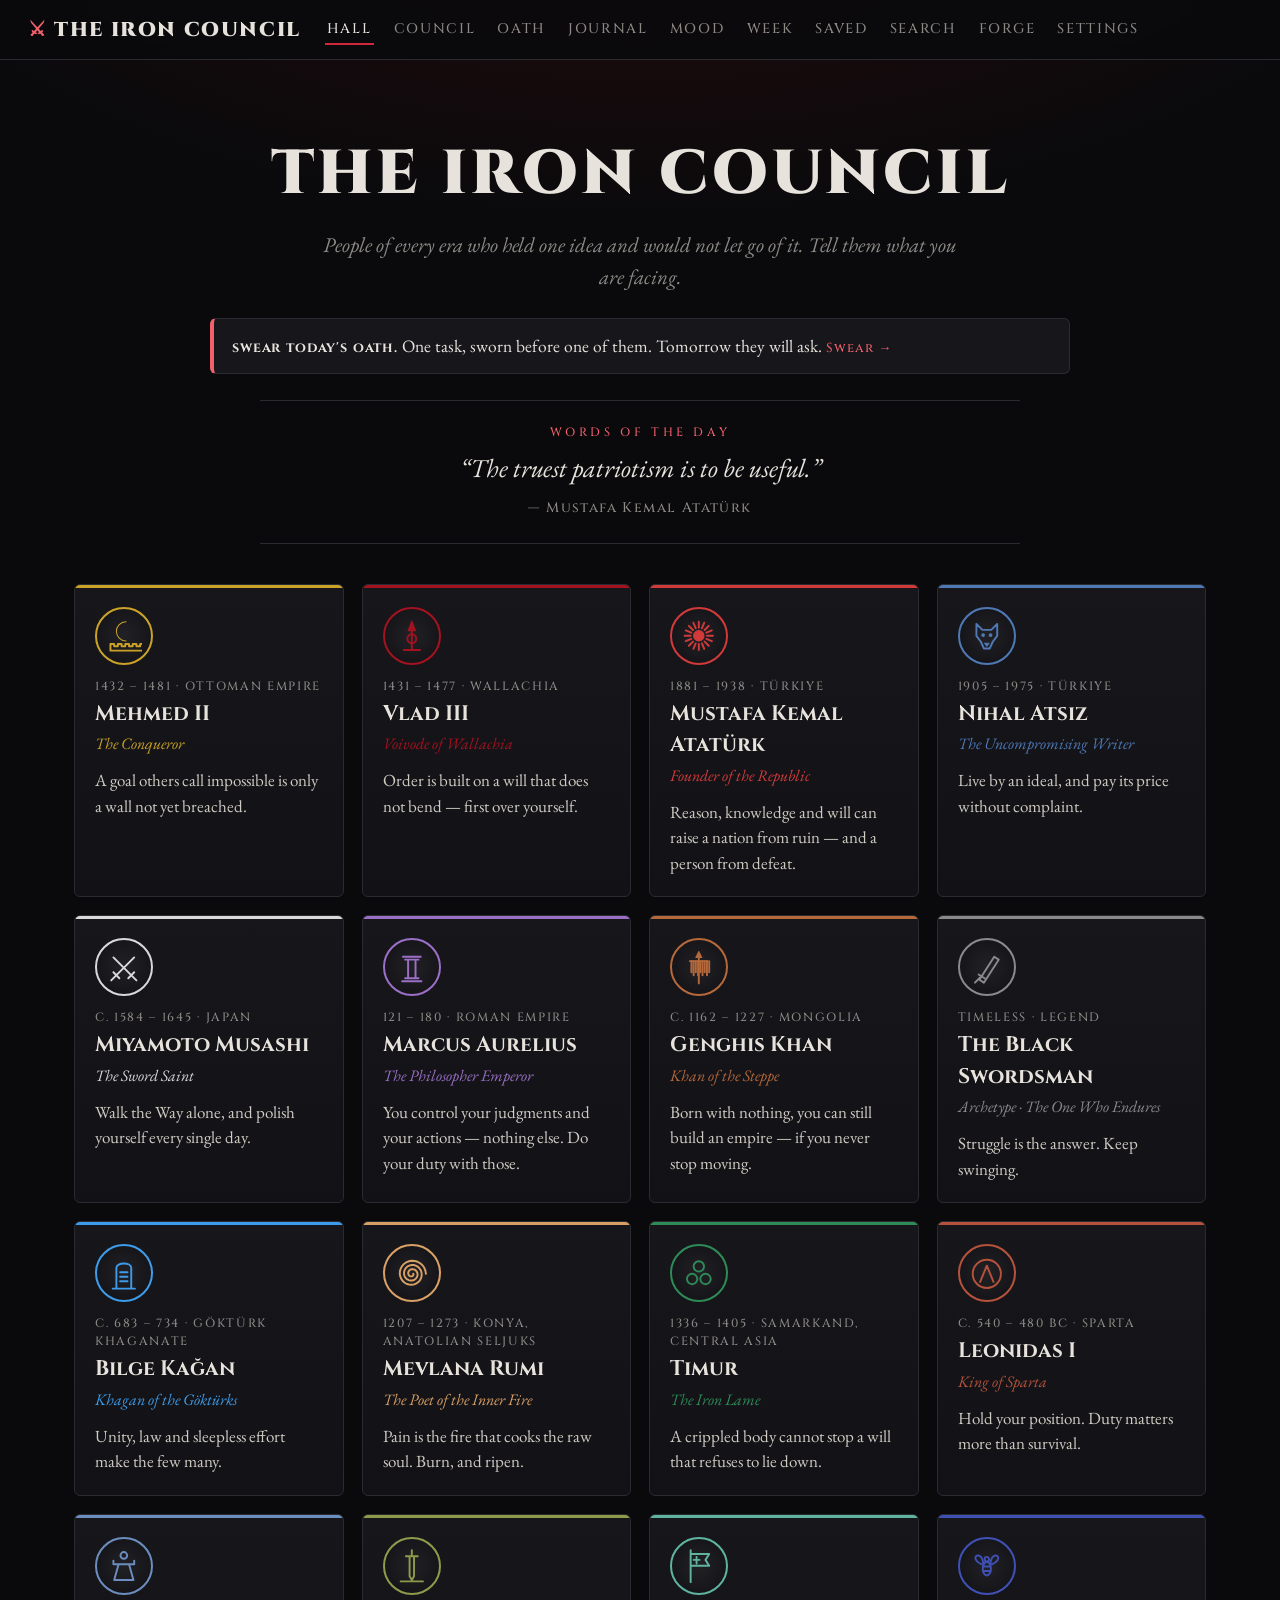
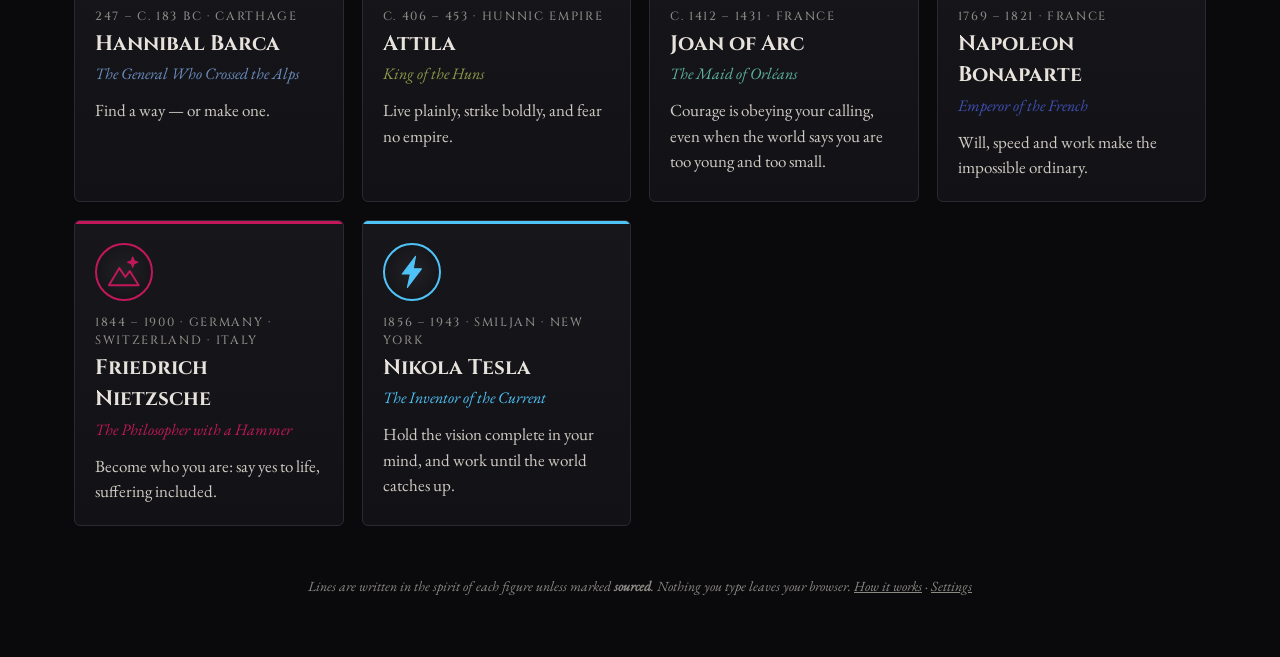
<file: index.html>
<!DOCTYPE html>
<html lang="en">
<head>
  <meta charset="utf-8">
  <meta name="viewport" content="width=device-width, initial-scale=1, viewport-fit=cover">
  <title>The Iron Council</title>
  <link rel="icon" href="favicon.svg" type="image/svg+xml">
  <link rel="manifest" href="manifest.webmanifest">
  <link rel="apple-touch-icon" href="icons/apple-touch-icon.png">
  <meta name="description" content="The Iron Council: tell people of every era who held one idea what you are facing, and they answer in their own voice. No AI, no server; everything stays on your device.">
  <meta name="theme-color" content="#0a0a0c">
  <meta name="apple-mobile-web-app-capable" content="yes">
  <meta name="mobile-web-app-capable" content="yes">
  <meta name="apple-mobile-web-app-status-bar-style" content="black-translucent">
  <meta name="apple-mobile-web-app-title" content="Iron Council">
  <link rel="stylesheet" href="css/fonts.css?v=46">
  <link rel="stylesheet" href="css/style.css?v=46">
</head>
<body>
  <a class="skip" href="#app" id="skip">Skip to content</a>
  <header class="top">
    <a class="brand" href="#/"><span class="brand-mark">⚔</span> The Iron Council</a>
    <nav aria-label="Main">
      <a href="#/" data-nav="hall">Hall</a>
      <a href="#/council" data-nav="council">Council</a>
      <a href="#/oath" data-nav="oath">Oath</a>
      <a href="#/journal" data-nav="journal">Journal</a>
      <a href="#/mood" data-nav="mood">Mood</a>
      <a href="#/weekly" data-nav="weekly">Week</a>
      <a href="#/saved" data-nav="saved">Saved</a>
      <a href="#/search" data-nav="search">Search</a>
      <a href="#/forge" data-nav="forge">Forge</a>
      <a href="#/settings" data-nav="settings">Settings</a>
    </nav>
  </header>

  <main id="app" tabindex="-1"><section class="hero"><h1>The Iron Council</h1><p>People of every era who held one idea and would not let go of it. Tell them what you are facing.</p></section></main>

  <script defer src="js/bundle.js?v=46"></script>
  <script defer src="js/app.js?v=46"></script>
  <script>if ("serviceWorker" in navigator) addEventListener("load", () => navigator.serviceWorker.register("sw.js"));</script>
</body>
</html>
</file>
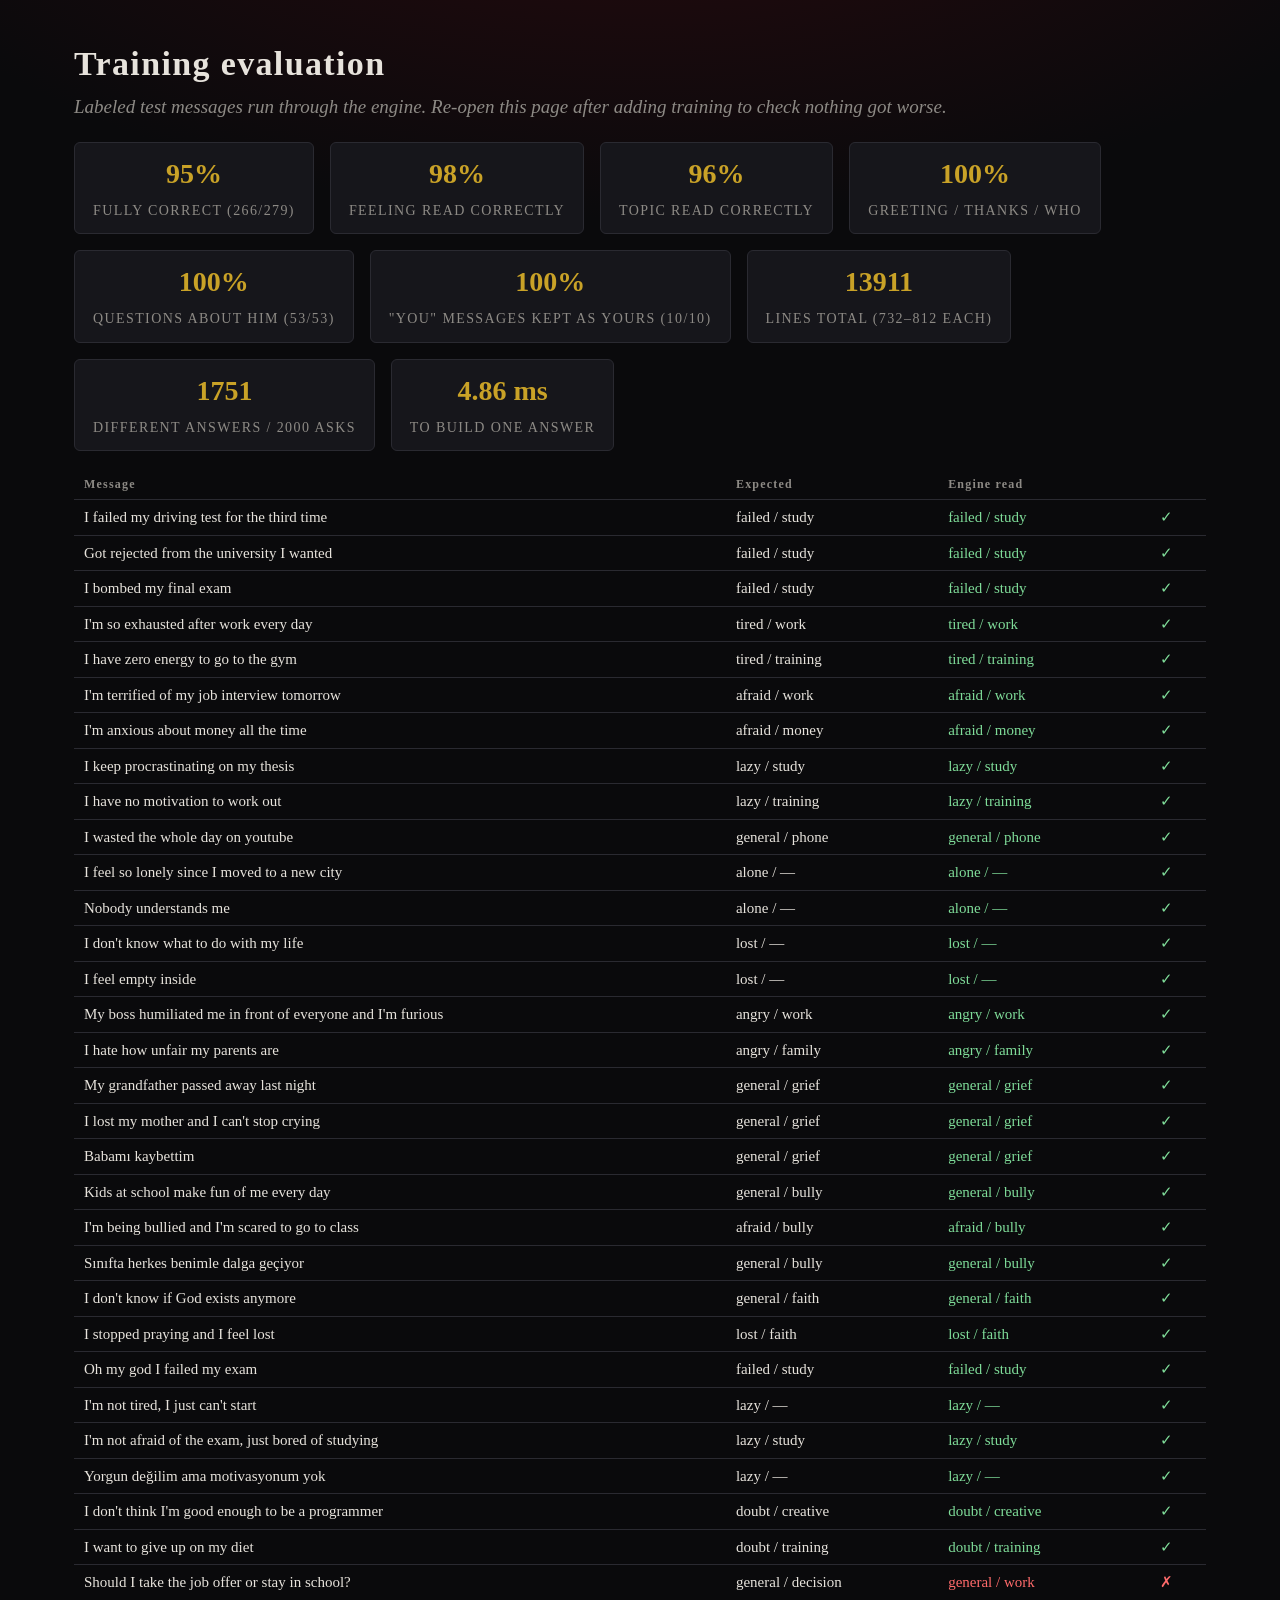
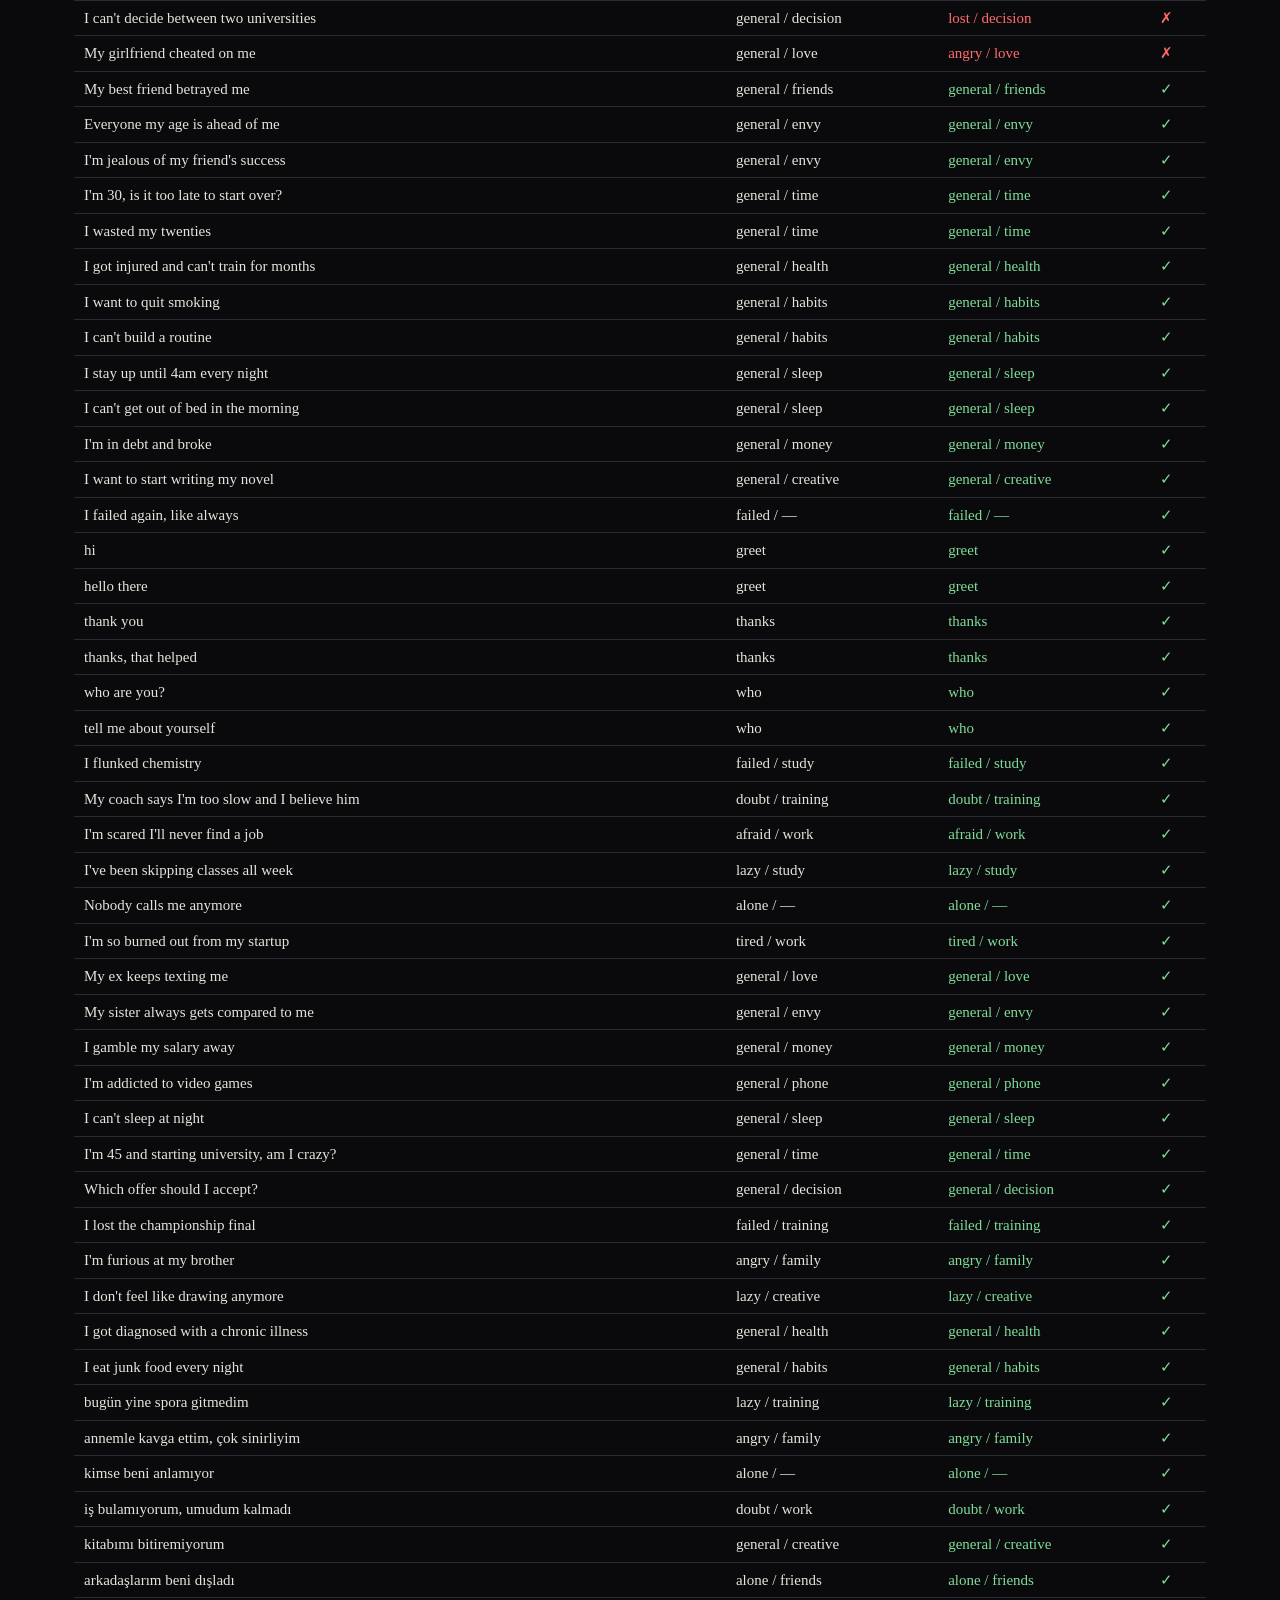
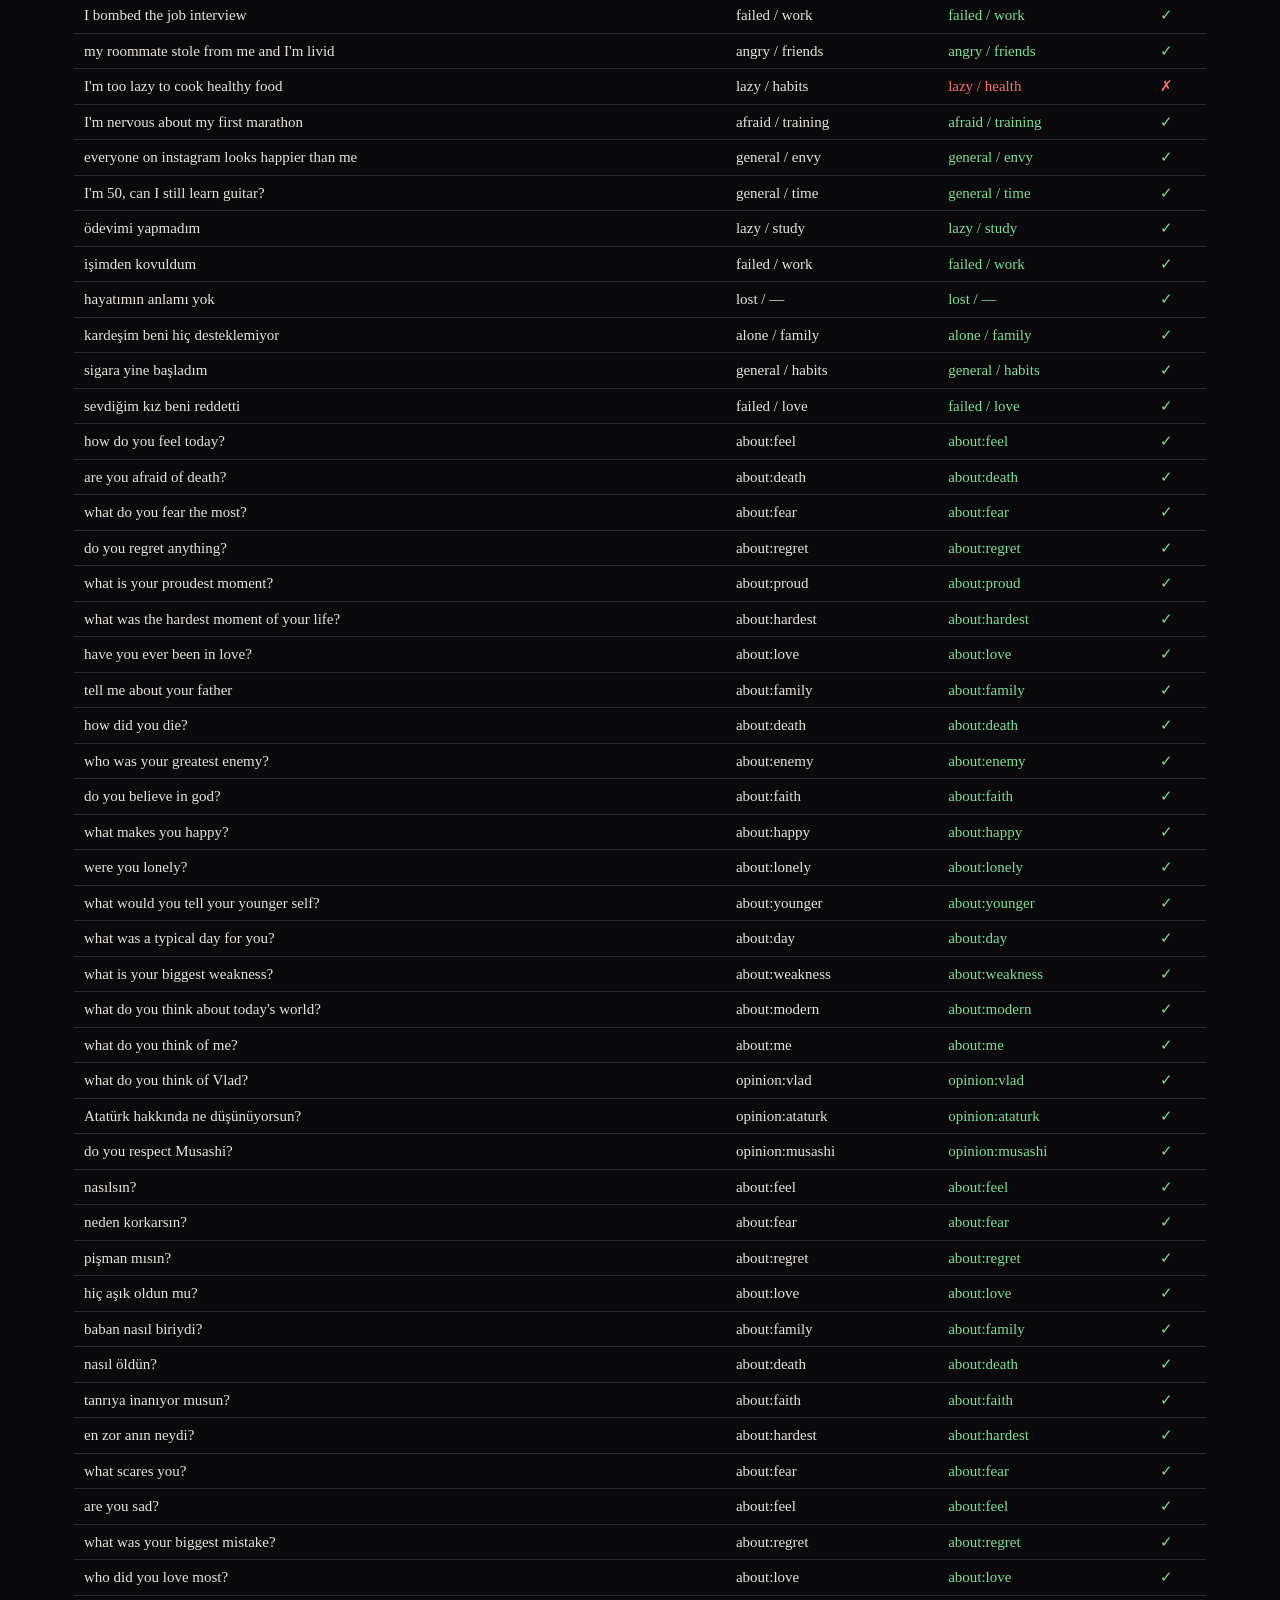
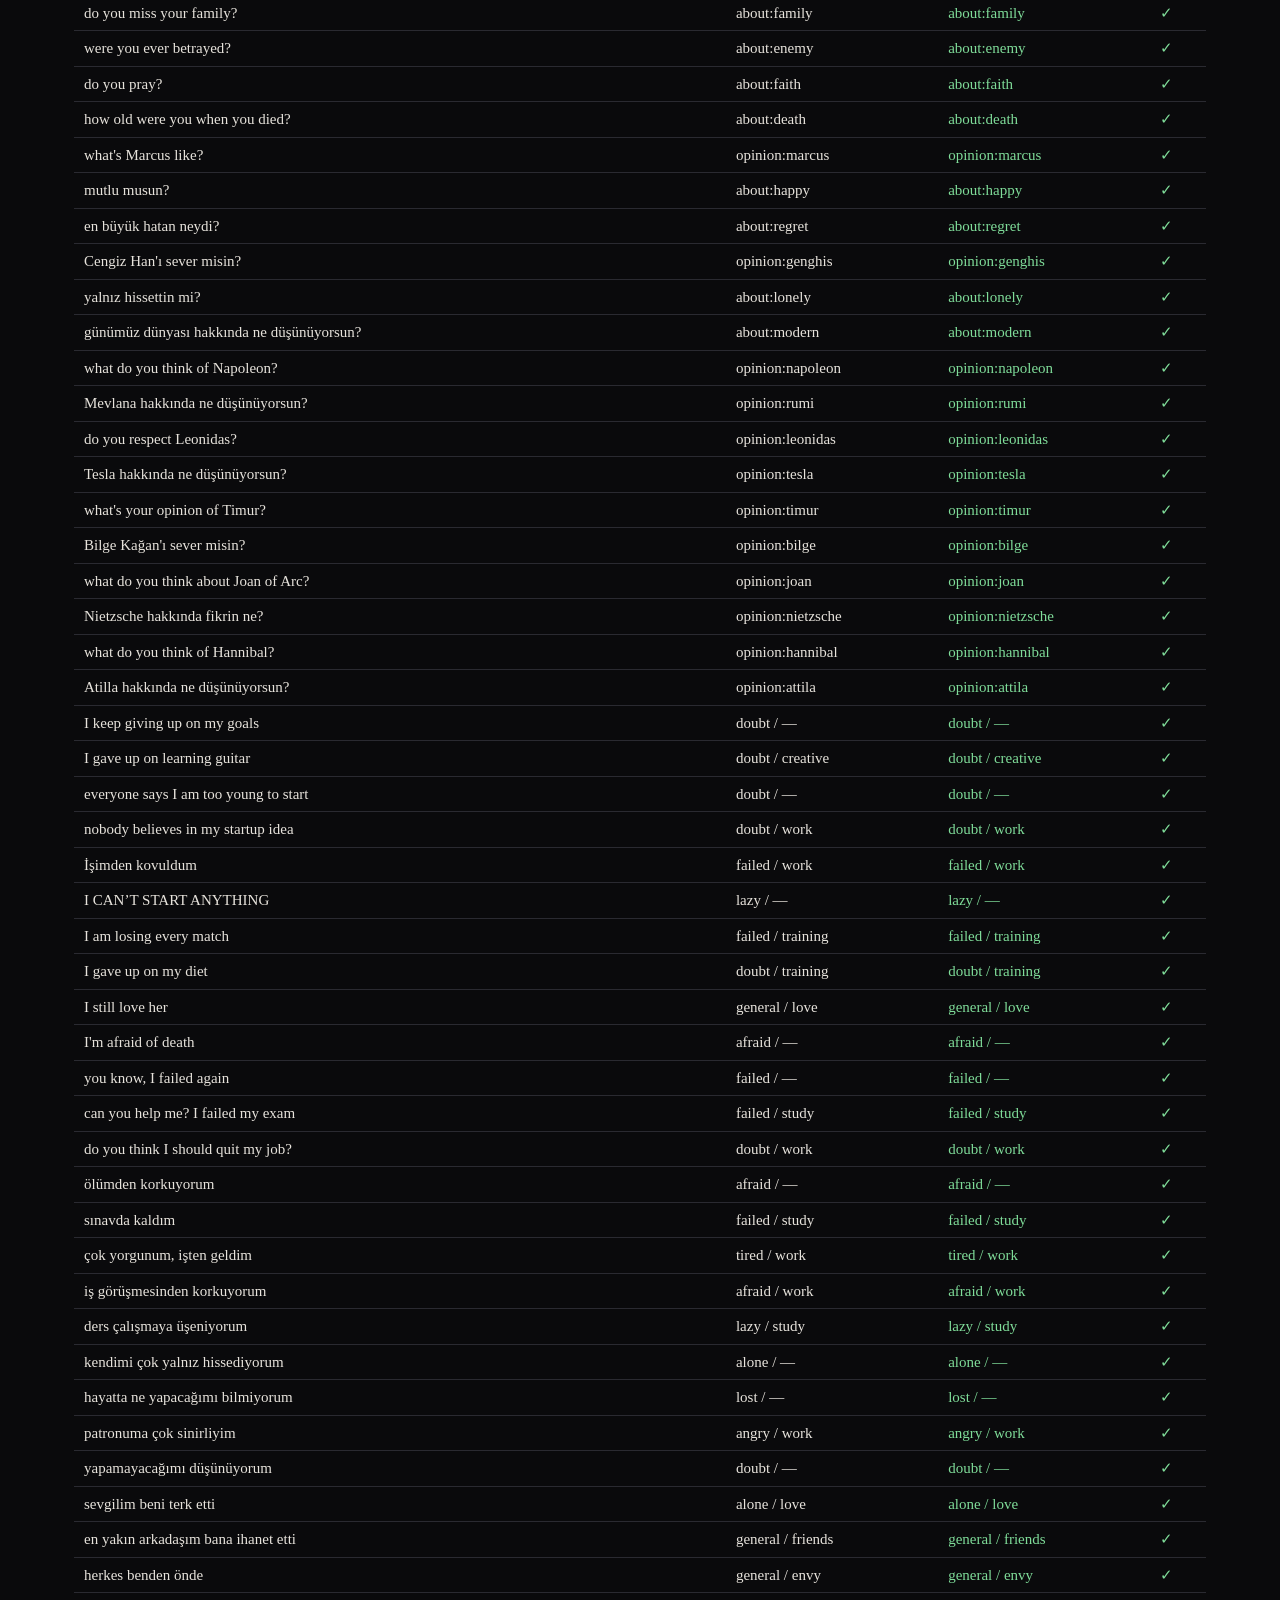
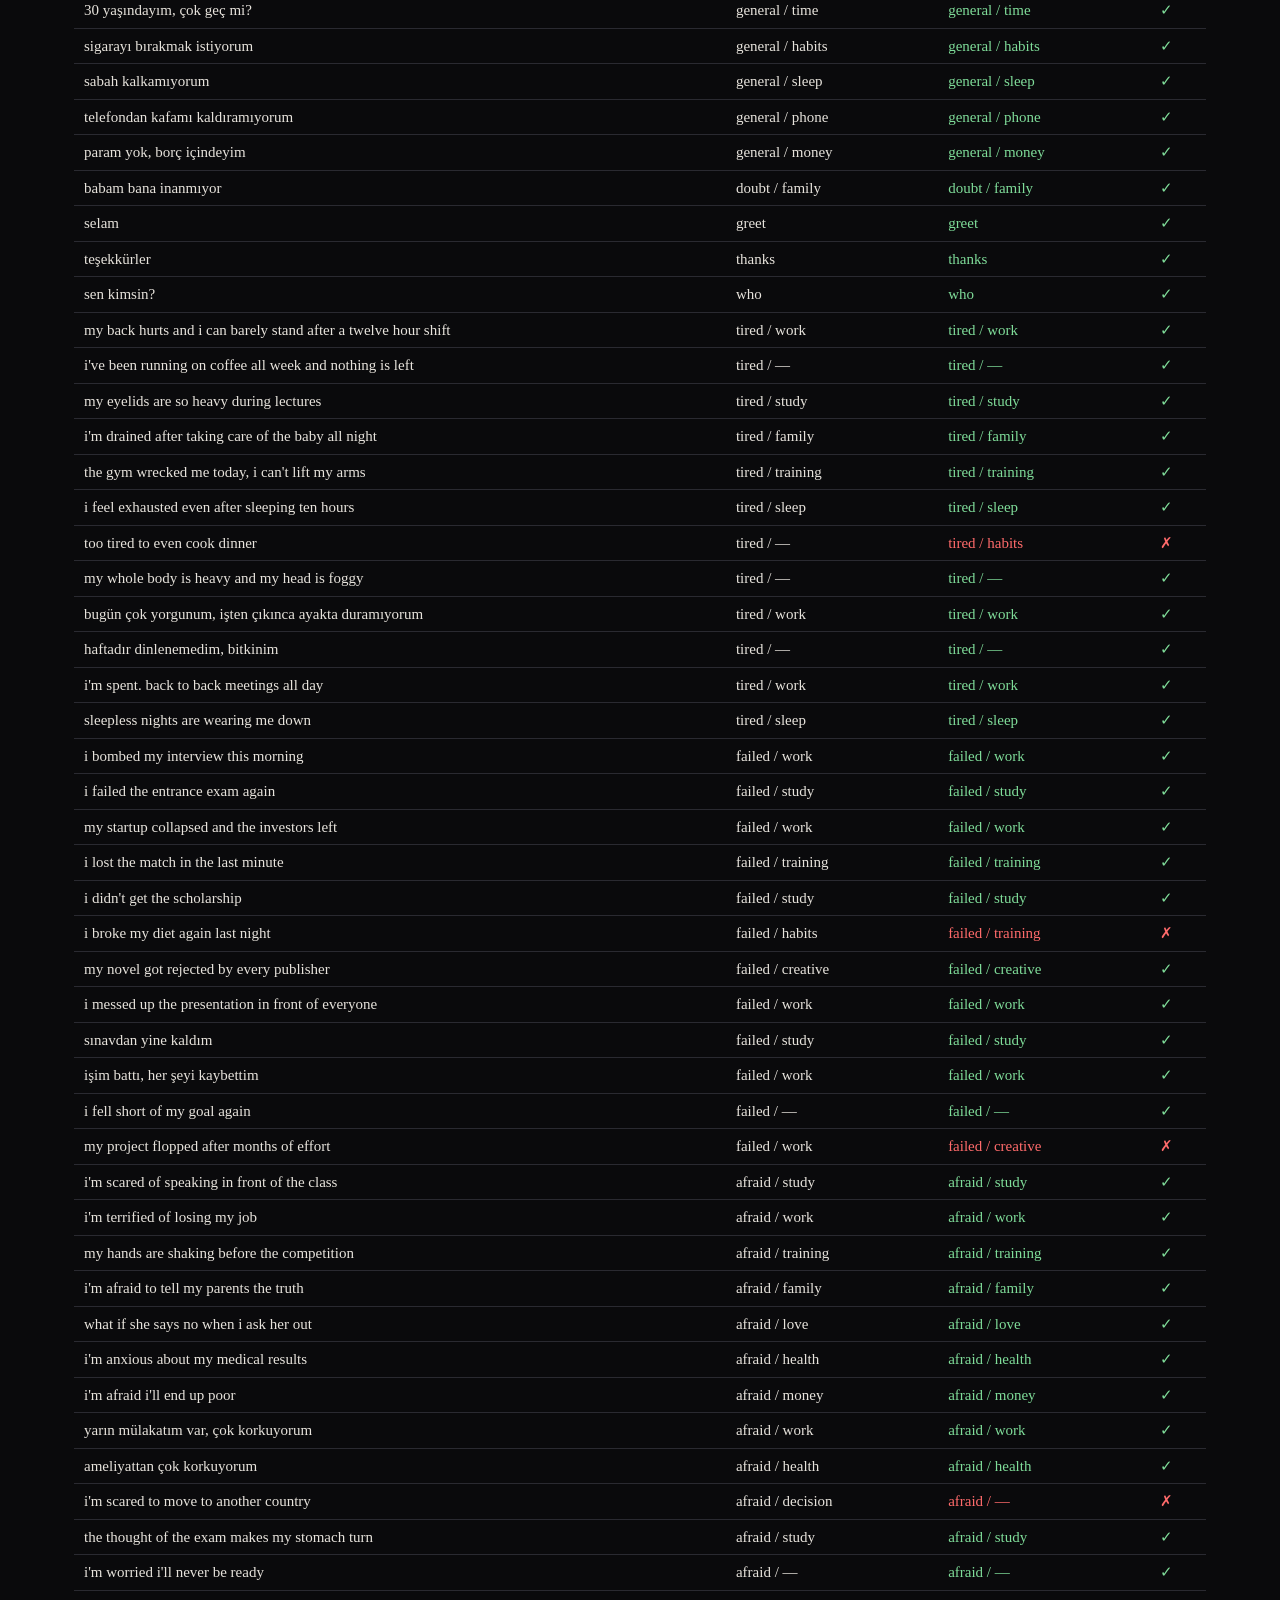
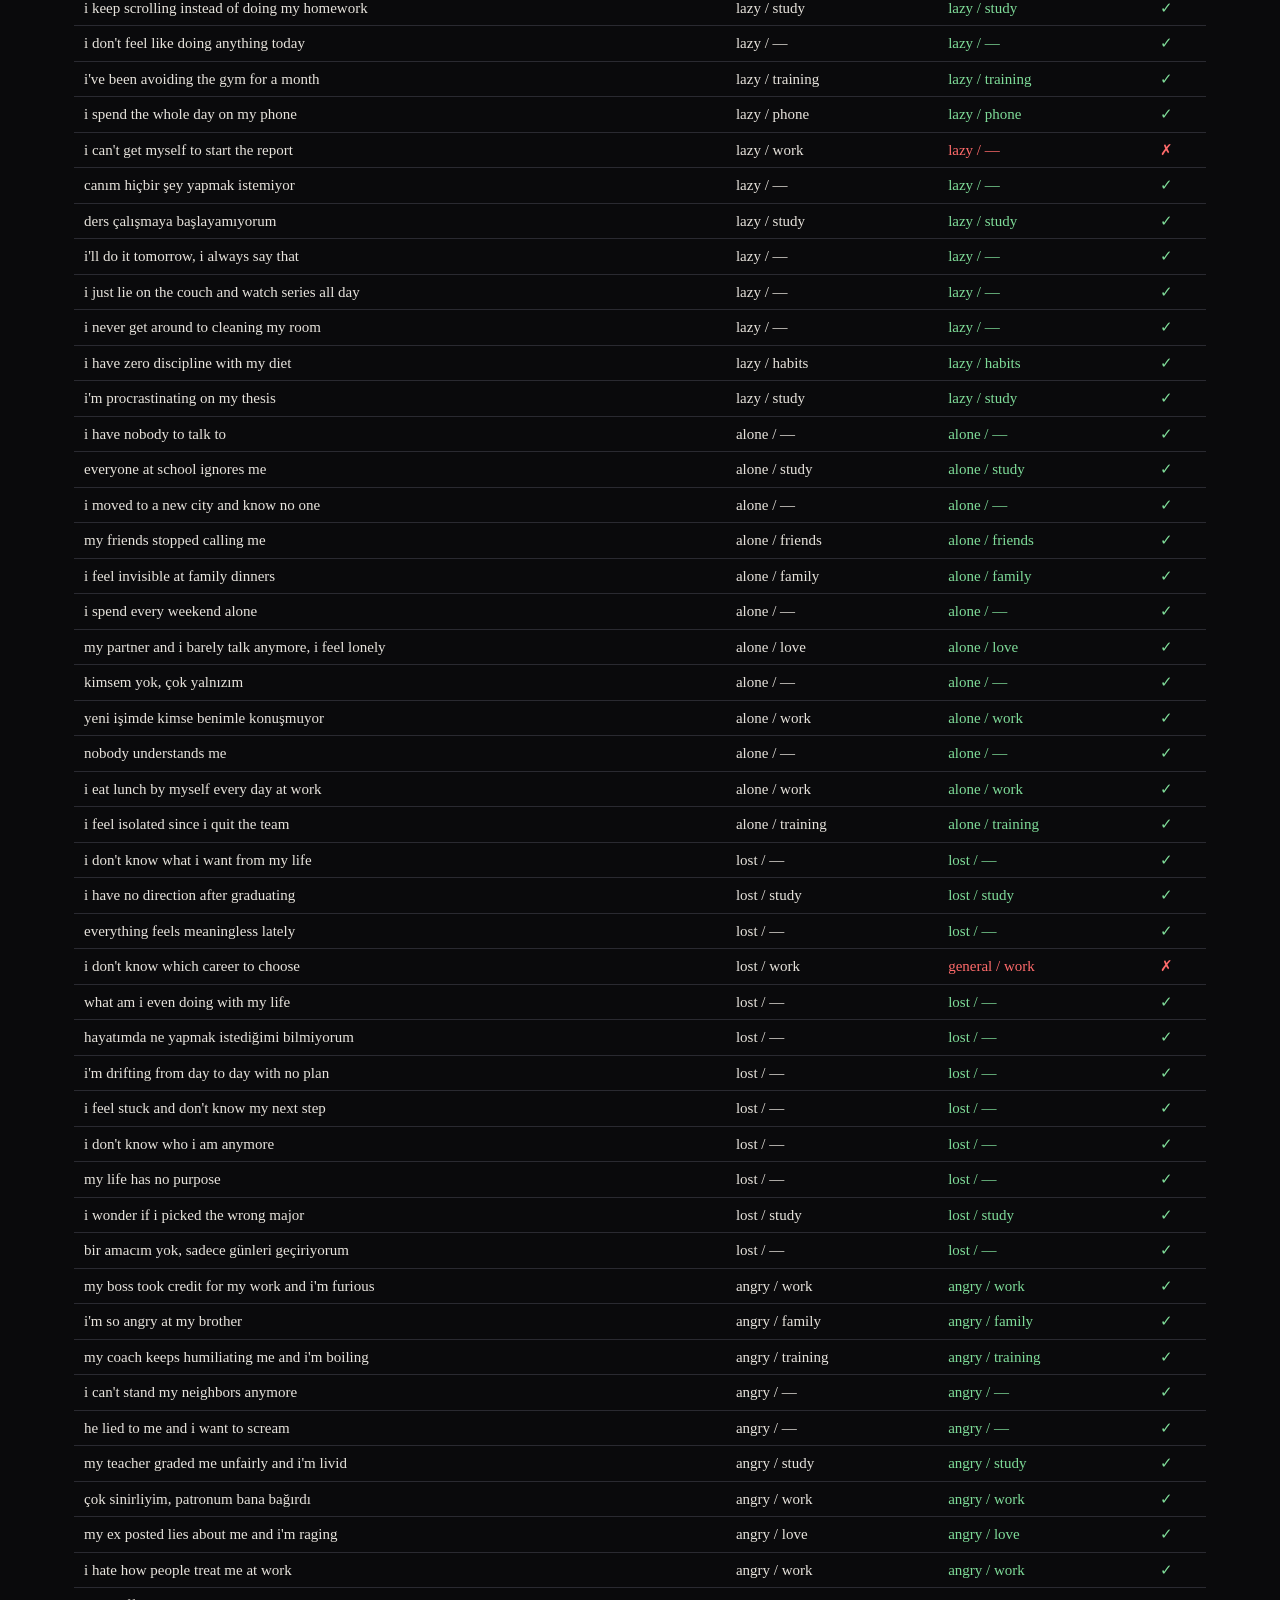
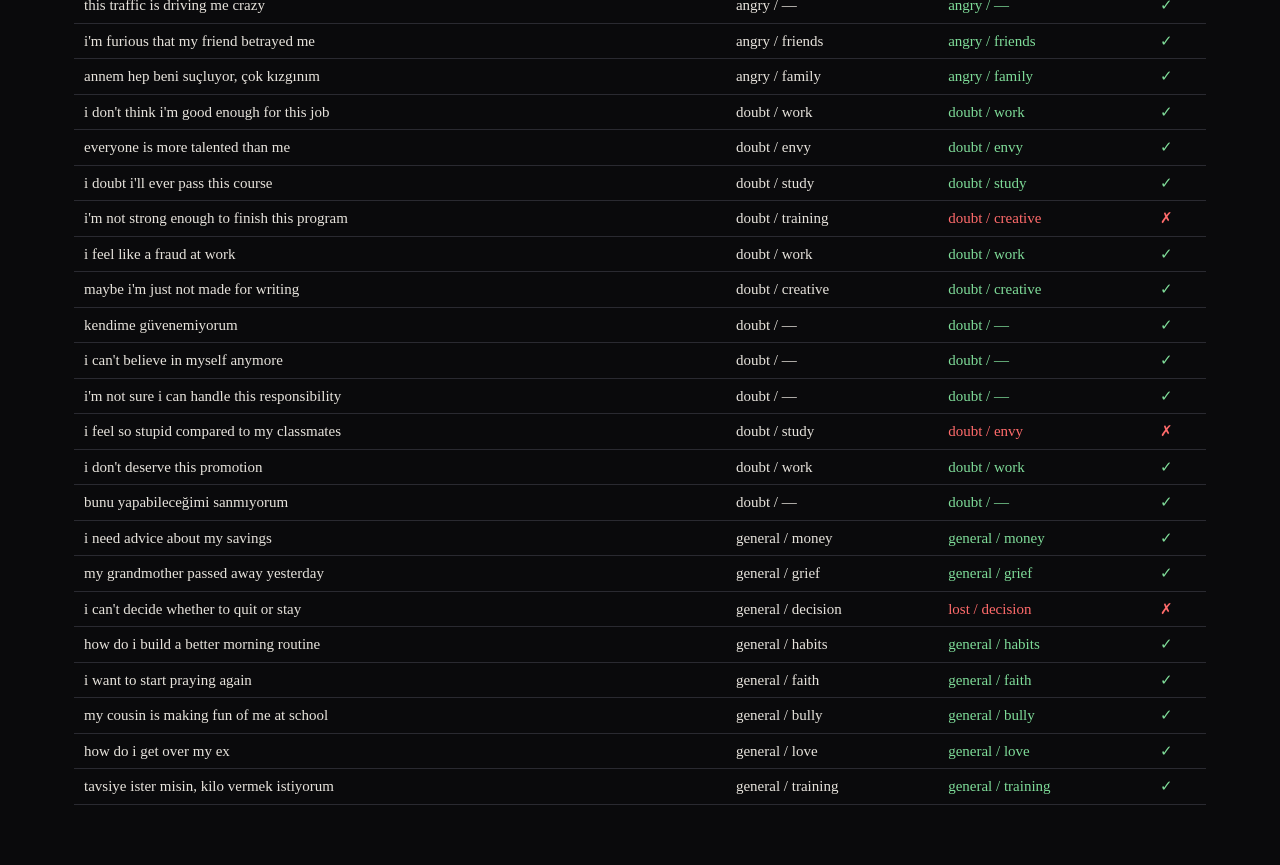
<file: eval.html>
<!DOCTYPE html>
<html lang="en">
<head>
<meta charset="utf-8">
<title>Iron Council — Training evaluation</title>
<link rel="icon" href="favicon.svg" type="image/svg+xml">
<link rel="stylesheet" href="css/style.css?v=46">
<style>
  table { width: 100%; border-collapse: collapse; font-size: 15px; margin-top: 18px; }
  th, td { text-align: left; padding: 6px 10px; border-bottom: 1px solid var(--line); vertical-align: top; }
  th { font-family: var(--head); font-size: 12px; letter-spacing: .1em; color: var(--muted); }
  .ok { color: #7fdc99; } .bad { color: #ff6b6b; }
  .stats { display: flex; gap: 16px; flex-wrap: wrap; margin-top: 10px; }
  .stat { background: var(--panel); border: 1px solid var(--line); border-radius: 6px; padding: 14px 18px; min-width: 160px; }
  .stat b { display: block; font-family: var(--head); font-size: 28px; }
  .stat span { color: var(--muted); font-size: 14px; }
</style>
</head>
<body>
<main>
  <h2 class="section-title">Training evaluation</h2>
  <p class="sub">Labeled test messages run through the engine. Re-open this page after adding training to check nothing got worse.</p>
  <div class="stats" id="stats"></div>
  <table id="tbl"><thead><tr><th>Message</th><th>Expected</th><th>Engine read</th><th></th></tr></thead><tbody></tbody></table>
</main>
  <script src="js/bundle.js?v=46"></script>
<script>
// [message, expected feeling ("general" = none), expected topic (null = none), expected intent (optional)]
const CASES = [
  ["I failed my driving test for the third time", "failed", "study"],
  ["Got rejected from the university I wanted", "failed", "study"],
  ["I bombed my final exam", "failed", "study"],
  ["I'm so exhausted after work every day", "tired", "work"],
  ["I have zero energy to go to the gym", "tired", "training"],
  ["I'm terrified of my job interview tomorrow", "afraid", "work"],
  ["I'm anxious about money all the time", "afraid", "money"],
  ["I keep procrastinating on my thesis", "lazy", "study"],
  ["I have no motivation to work out", "lazy", "training"],
  ["I wasted the whole day on youtube", "general", "phone"],
  ["I feel so lonely since I moved to a new city", "alone", null],
  ["Nobody understands me", "alone", null],
  ["I don't know what to do with my life", "lost", null],
  ["I feel empty inside", "lost", null],
  ["My boss humiliated me in front of everyone and I'm furious", "angry", "work"],
  ["I hate how unfair my parents are", "angry", "family"],
  ["My grandfather passed away last night", "general", "grief"],
  ["I lost my mother and I can't stop crying", "general", "grief"],
  ["Babamı kaybettim", "general", "grief"],
  ["Kids at school make fun of me every day", "general", "bully"],
  ["I'm being bullied and I'm scared to go to class", "afraid", "bully"],
  ["Sınıfta herkes benimle dalga geçiyor", "general", "bully"],
  ["I don't know if God exists anymore", "general", "faith"],
  ["I stopped praying and I feel lost", "lost", "faith"],
  ["Oh my god I failed my exam", "failed", "study"],
  ["I'm not tired, I just can't start", "lazy", null],
  ["I'm not afraid of the exam, just bored of studying", "lazy", "study"],
  ["Yorgun değilim ama motivasyonum yok", "lazy", null],
  ["I don't think I'm good enough to be a programmer", "doubt", "creative"],
  ["I want to give up on my diet", "doubt", "training"],
  ["Should I take the job offer or stay in school?", "general", "decision"],
  ["I can't decide between two universities", "general", "decision"],
  ["My girlfriend cheated on me", "general", "love"],
  ["My best friend betrayed me", "general", "friends"],
  ["Everyone my age is ahead of me", "general", "envy"],
  ["I'm jealous of my friend's success", "general", "envy"],
  ["I'm 30, is it too late to start over?", "general", "time"],
  ["I wasted my twenties", "general", "time"],
  ["I got injured and can't train for months", "general", "health"],
  ["I want to quit smoking", "general", "habits"],
  ["I can't build a routine", "general", "habits"],
  ["I stay up until 4am every night", "general", "sleep"],
  ["I can't get out of bed in the morning", "general", "sleep"],
  ["I'm in debt and broke", "general", "money"],
  ["I want to start writing my novel", "general", "creative"],
  ["I failed again, like always", "failed", null],
  ["hi", "general", null, "greet"],
  ["hello there", "general", null, "greet"],
  ["thank you", "general", null, "thanks"],
  ["thanks, that helped", "general", null, "thanks"],
  ["who are you?", "general", null, "who"],
  ["tell me about yourself", "general", null, "who"],
  // round 4: unseen messages that failed first, then were trained on
  ["I flunked chemistry", "failed", "study"],
  ["My coach says I'm too slow and I believe him", "doubt", "training"],
  ["I'm scared I'll never find a job", "afraid", "work"],
  ["I've been skipping classes all week", "lazy", "study"],
  ["Nobody calls me anymore", "alone", null],
  ["I'm so burned out from my startup", "tired", "work"],
  ["My ex keeps texting me", "general", "love"],
  ["My sister always gets compared to me", "general", "envy"],
  ["I gamble my salary away", "general", "money"],
  ["I'm addicted to video games", "general", "phone"],
  ["I can't sleep at night", "general", "sleep"],
  ["I'm 45 and starting university, am I crazy?", "general", "time"],
  ["Which offer should I accept?", "general", "decision"],
  ["I lost the championship final", "failed", "training"],
  ["I'm furious at my brother", "angry", "family"],
  ["I don't feel like drawing anymore", "lazy", "creative"],
  ["I got diagnosed with a chronic illness", "general", "health"],
  ["I eat junk food every night", "general", "habits"],
  ["bugün yine spora gitmedim", "lazy", "training"],
  ["annemle kavga ettim, çok sinirliyim", "angry", "family"],
  ["kimse beni anlamıyor", "alone", null],
  ["iş bulamıyorum, umudum kalmadı", "doubt", "work"],
  ["kitabımı bitiremiyorum", "general", "creative"],
  ["arkadaşlarım beni dışladı", "alone", "friends"],
  // round 5: second unseen batch (4/12 before training)
  ["I bombed the job interview", "failed", "work"],
  ["my roommate stole from me and I'm livid", "angry", "friends"],
  ["I'm too lazy to cook healthy food", "lazy", "habits"],
  ["I'm nervous about my first marathon", "afraid", "training"],
  ["everyone on instagram looks happier than me", "general", "envy"],
  ["I'm 50, can I still learn guitar?", "general", "time"],
  ["ödevimi yapmadım", "lazy", "study"],
  ["işimden kovuldum", "failed", "work"],
  ["hayatımın anlamı yok", "lost", null],
  ["kardeşim beni hiç desteklemiyor", "alone", "family"],
  ["sigara yine başladım", "general", "habits"],
  ["sevdiğim kız beni reddetti", "failed", "love"],
  // round 6: questions ABOUT HIM (speaker: Mehmed) and opinions of other members
  ["how do you feel today?", "general", null, "about:feel"],
  ["are you afraid of death?", "general", null, "about:death"],
  ["what do you fear the most?", "general", null, "about:fear"],
  ["do you regret anything?", "general", null, "about:regret"],
  ["what is your proudest moment?", "general", null, "about:proud"],
  ["what was the hardest moment of your life?", "general", null, "about:hardest"],
  ["have you ever been in love?", "general", null, "about:love"],
  ["tell me about your father", "general", null, "about:family"],
  ["how did you die?", "general", null, "about:death"],
  ["who was your greatest enemy?", "general", null, "about:enemy"],
  ["do you believe in god?", "general", null, "about:faith"],
  ["what makes you happy?", "general", null, "about:happy"],
  ["were you lonely?", "general", null, "about:lonely"],
  ["what would you tell your younger self?", "general", null, "about:younger"],
  ["what was a typical day for you?", "general", null, "about:day"],
  ["what is your biggest weakness?", "general", null, "about:weakness"],
  ["what do you think about today's world?", "general", null, "about:modern"],
  ["what do you think of me?", "general", null, "about:me"],
  ["what do you think of Vlad?", "general", null, "opinion:vlad"],
  ["Atatürk hakkında ne düşünüyorsun?", "general", null, "opinion:ataturk"],
  ["do you respect Musashi?", "general", null, "opinion:musashi"],
  ["nasılsın?", "general", null, "about:feel"],
  ["neden korkarsın?", "general", null, "about:fear"],
  ["pişman mısın?", "general", null, "about:regret"],
  ["hiç aşık oldun mu?", "general", null, "about:love"],
  ["baban nasıl biriydi?", "general", null, "about:family"],
  ["nasıl öldün?", "general", null, "about:death"],
  ["tanrıya inanıyor musun?", "general", null, "about:faith"],
  ["en zor anın neydi?", "general", null, "about:hardest"],
  // round 7: unseen questions about him (8/14 before training)
  ["what scares you?", "general", null, "about:fear"],
  ["are you sad?", "general", null, "about:feel"],
  ["what was your biggest mistake?", "general", null, "about:regret"],
  ["who did you love most?", "general", null, "about:love"],
  ["do you miss your family?", "general", null, "about:family"],
  ["were you ever betrayed?", "general", null, "about:enemy"],
  ["do you pray?", "general", null, "about:faith"],
  ["how old were you when you died?", "general", null, "about:death"],
  ["what's Marcus like?", "general", null, "opinion:marcus"],
  ["mutlu musun?", "general", null, "about:happy"],
  ["en büyük hatan neydi?", "general", null, "about:regret"],
  ["Cengiz Han'ı sever misin?", "general", null, "opinion:genghis"],
  ["yalnız hissettin mi?", "general", null, "about:lonely"],
  ["günümüz dünyası hakkında ne düşünüyorsun?", "general", null, "about:modern"],
  // round 8: opinions of the ten newer members (speaker: Mehmed)
  ["what do you think of Napoleon?", "general", null, "opinion:napoleon"],
  ["Mevlana hakkında ne düşünüyorsun?", "general", null, "opinion:rumi"],
  ["do you respect Leonidas?", "general", null, "opinion:leonidas"],
  ["Tesla hakkında ne düşünüyorsun?", "general", null, "opinion:tesla"],
  ["what's your opinion of Timur?", "general", null, "opinion:timur"],
  ["Bilge Kağan'ı sever misin?", "general", null, "opinion:bilge"],
  ["what do you think about Joan of Arc?", "general", null, "opinion:joan"],
  ["Nietzsche hakkında fikrin ne?", "general", null, "opinion:nietzsche"],
  ["what do you think of Hannibal?", "general", null, "opinion:hannibal"],
  ["Atilla hakkında ne düşünüyorsun?", "general", null, "opinion:attila"],
  // round 9: misreadings found in live chat
  ["I keep giving up on my goals", "doubt", null],
  ["I gave up on learning guitar", "doubt", "creative"],
  ["everyone says I am too young to start", "doubt", null],
  ["nobody believes in my startup idea", "doubt", "work"],
  // round 10: text-handling bugs (Turkish capital İ, curly apostrophes, verb forms, "still")
  ["İşimden kovuldum", "failed", "work"],
  ["I CAN’T START ANYTHING", "lazy", null],
  ["I am losing every match", "failed", "training"],
  ["I gave up on my diet", "doubt", "training"],
  ["I still love her", "general", "love"],
  // guards: these are about the USER, not him
  ["I'm afraid of death", "afraid", null],
  ["you know, I failed again", "failed", null],
  ["can you help me? I failed my exam", "failed", "study"],
  ["do you think I should quit my job?", "doubt", "work"],
  ["ölümden korkuyorum", "afraid", null],
  // Turkish
  ["sınavda kaldım", "failed", "study"],
  ["çok yorgunum, işten geldim", "tired", "work"],
  ["iş görüşmesinden korkuyorum", "afraid", "work"],
  ["ders çalışmaya üşeniyorum", "lazy", "study"],
  ["kendimi çok yalnız hissediyorum", "alone", null],
  ["hayatta ne yapacağımı bilmiyorum", "lost", null],
  ["patronuma çok sinirliyim", "angry", "work"],
  ["yapamayacağımı düşünüyorum", "doubt", null],
  ["sevgilim beni terk etti", "alone", "love"],
  ["en yakın arkadaşım bana ihanet etti", "general", "friends"],
  ["herkes benden önde", "general", "envy"],
  ["30 yaşındayım, çok geç mi?", "general", "time"],
  ["sigarayı bırakmak istiyorum", "general", "habits"],
  ["sabah kalkamıyorum", "general", "sleep"],
  ["telefondan kafamı kaldıramıyorum", "general", "phone"],
  ["param yok, borç içindeyim", "general", "money"],
  ["babam bana inanmıyor", "doubt", "family"],
  ["selam", "general", null, "greet"],
  ["teşekkürler", "general", null, "thanks"],
  ["sen kimsin?", "general", null, "who"],
  // round 4: 104 more everyday messages (also in tests/holdout/cases-holdout4.js)
  ["my back hurts and i can barely stand after a twelve hour shift", "tired", "work"],
  ["i've been running on coffee all week and nothing is left", "tired", null],
  ["my eyelids are so heavy during lectures", "tired", "study"],
  ["i'm drained after taking care of the baby all night", "tired", "family"],
  ["the gym wrecked me today, i can't lift my arms", "tired", "training"],
  ["i feel exhausted even after sleeping ten hours", "tired", "sleep"],
  ["too tired to even cook dinner", "tired", null],
  ["my whole body is heavy and my head is foggy", "tired", null],
  ["bugün çok yorgunum, işten çıkınca ayakta duramıyorum", "tired", "work"],
  ["haftadır dinlenemedim, bitkinim", "tired", null],
  ["i'm spent. back to back meetings all day", "tired", "work"],
  ["sleepless nights are wearing me down", "tired", "sleep"],
  ["i bombed my interview this morning", "failed", "work"],
  ["i failed the entrance exam again", "failed", "study"],
  ["my startup collapsed and the investors left", "failed", "work"],
  ["i lost the match in the last minute", "failed", "training"],
  ["i didn't get the scholarship", "failed", "study"],
  ["i broke my diet again last night", "failed", "habits"],
  ["my novel got rejected by every publisher", "failed", "creative"],
  ["i messed up the presentation in front of everyone", "failed", "work"],
  ["sınavdan yine kaldım", "failed", "study"],
  ["işim battı, her şeyi kaybettim", "failed", "work"],
  ["i fell short of my goal again", "failed", null],
  ["my project flopped after months of effort", "failed", "work"],
  ["i'm scared of speaking in front of the class", "afraid", "study"],
  ["i'm terrified of losing my job", "afraid", "work"],
  ["my hands are shaking before the competition", "afraid", "training"],
  ["i'm afraid to tell my parents the truth", "afraid", "family"],
  ["what if she says no when i ask her out", "afraid", "love"],
  ["i'm anxious about my medical results", "afraid", "health"],
  ["i'm afraid i'll end up poor", "afraid", "money"],
  ["yarın mülakatım var, çok korkuyorum", "afraid", "work"],
  ["ameliyattan çok korkuyorum", "afraid", "health"],
  ["i'm scared to move to another country", "afraid", "decision"],
  ["the thought of the exam makes my stomach turn", "afraid", "study"],
  ["i'm worried i'll never be ready", "afraid", null],
  ["i keep scrolling instead of doing my homework", "lazy", "study"],
  ["i don't feel like doing anything today", "lazy", null],
  ["i've been avoiding the gym for a month", "lazy", "training"],
  ["i spend the whole day on my phone", "lazy", "phone"],
  ["i can't get myself to start the report", "lazy", "work"],
  ["canım hiçbir şey yapmak istemiyor", "lazy", null],
  ["ders çalışmaya başlayamıyorum", "lazy", "study"],
  ["i'll do it tomorrow, i always say that", "lazy", null],
  ["i just lie on the couch and watch series all day", "lazy", null],
  ["i never get around to cleaning my room", "lazy", null],
  ["i have zero discipline with my diet", "lazy", "habits"],
  ["i'm procrastinating on my thesis", "lazy", "study"],
  ["i have nobody to talk to", "alone", null],
  ["everyone at school ignores me", "alone", "study"],
  ["i moved to a new city and know no one", "alone", null],
  ["my friends stopped calling me", "alone", "friends"],
  ["i feel invisible at family dinners", "alone", "family"],
  ["i spend every weekend alone", "alone", null],
  ["my partner and i barely talk anymore, i feel lonely", "alone", "love"],
  ["kimsem yok, çok yalnızım", "alone", null],
  ["yeni işimde kimse benimle konuşmuyor", "alone", "work"],
  ["nobody understands me", "alone", null],
  ["i eat lunch by myself every day at work", "alone", "work"],
  ["i feel isolated since i quit the team", "alone", "training"],
  ["i don't know what i want from my life", "lost", null],
  ["i have no direction after graduating", "lost", "study"],
  ["everything feels meaningless lately", "lost", null],
  ["i don't know which career to choose", "lost", "work"],
  ["what am i even doing with my life", "lost", null],
  ["hayatımda ne yapmak istediğimi bilmiyorum", "lost", null],
  ["i'm drifting from day to day with no plan", "lost", null],
  ["i feel stuck and don't know my next step", "lost", null],
  ["i don't know who i am anymore", "lost", null],
  ["my life has no purpose", "lost", null],
  ["i wonder if i picked the wrong major", "lost", "study"],
  ["bir amacım yok, sadece günleri geçiriyorum", "lost", null],
  ["my boss took credit for my work and i'm furious", "angry", "work"],
  ["i'm so angry at my brother", "angry", "family"],
  ["my coach keeps humiliating me and i'm boiling", "angry", "training"],
  ["i can't stand my neighbors anymore", "angry", null],
  ["he lied to me and i want to scream", "angry", null],
  ["my teacher graded me unfairly and i'm livid", "angry", "study"],
  ["çok sinirliyim, patronum bana bağırdı", "angry", "work"],
  ["my ex posted lies about me and i'm raging", "angry", "love"],
  ["i hate how people treat me at work", "angry", "work"],
  ["this traffic is driving me crazy", "angry", null],
  ["i'm furious that my friend betrayed me", "angry", "friends"],
  ["annem hep beni suçluyor, çok kızgınım", "angry", "family"],
  ["i don't think i'm good enough for this job", "doubt", "work"],
  ["everyone is more talented than me", "doubt", "envy"],
  ["i doubt i'll ever pass this course", "doubt", "study"],
  ["i'm not strong enough to finish this program", "doubt", "training"],
  ["i feel like a fraud at work", "doubt", "work"],
  ["maybe i'm just not made for writing", "doubt", "creative"],
  ["kendime güvenemiyorum", "doubt", null],
  ["i can't believe in myself anymore", "doubt", null],
  ["i'm not sure i can handle this responsibility", "doubt", null],
  ["i feel so stupid compared to my classmates", "doubt", "study"],
  ["i don't deserve this promotion", "doubt", "work"],
  ["bunu yapabileceğimi sanmıyorum", "doubt", null],
  ["i need advice about my savings", "general", "money"],
  ["my grandmother passed away yesterday", "general", "grief"],
  ["i can't decide whether to quit or stay", "general", "decision"],
  ["how do i build a better morning routine", "general", "habits"],
  ["i want to start praying again", "general", "faith"],
  ["my cousin is making fun of me at school", "general", "bully"],
  ["how do i get over my ex", "general", "love"],
  ["tavsiye ister misin, kilo vermek istiyorum", "general", "training"]
];

const body = document.querySelector("tbody");
let moodOk = 0, topicOk = 0, intentOk = 0, intentN = 0, allOk = 0;
let aboutOk = 0, aboutN = 0, guardOk = 0, guardN = 0;
for (const [text, mood, topic, intent] of CASES) {
  const m = Engine.detectMood(text), t = Engine.detectTopic(text), i = Engine.detectIntent(text);
  const ab = Engine.detectAbout(text, "mehmed");
  const general = ab && ab.kind === "about" && ab.subject === "general";
  const effAb = ab && !(general && (m !== "general" || t || i)) ? ab.kind + ":" + (ab.subject || ab.target) : null;
  const isAbout = intent && /^(about|opinion):/.test(intent);
  let mGood = true, tGood = true, iGood = true;
  if (isAbout) { iGood = effAb === intent; aboutN++; aboutOk += iGood; }
  else if (intent) { iGood = !effAb && i === intent; intentN++; intentOk += iGood; }
  else { mGood = m === mood; tGood = t === topic; iGood = !effAb; moodOk += mGood; topicOk += tGood; if (/you|sen|mısın|musun|korkuyorum/i.test(text)) { guardN++; guardOk += mGood && tGood && iGood; } }
  const good = mGood && tGood && iGood; allOk += good;
  const exp = intent ? intent : `${mood} / ${topic || "—"}`;
  const got = isAbout || effAb ? (effAb || "—") : intent ? (i || "—") : `${m} / ${t || "—"}`;
  body.insertAdjacentHTML("beforeend", `<tr><td>${text}</td><td>${exp}</td><td class="${good ? "ok" : "bad"}">${got}</td><td class="${good ? "ok" : "bad"}">${good ? "✓" : "✗"}</td></tr>`);
}
const n = CASES.length - intentN - aboutN;
// variety + speed
const c = CHARACTERS[0]; let t0 = performance.now(); const seen = new Set();
for (let k = 0; k < 2000; k++) seen.add(Engine.forgeReply(c, "I failed my exam and I want to quit").text);
const ms = (performance.now() - t0) / 2000;
Object.keys(localStorage).filter((k) => k.startsWith("ironcouncil.recent.")).forEach((k) => localStorage.removeItem(k));
const lines = CHARACTERS.map((ch) => ch.openers.length + ch.principles.length + ch.closers.length + Object.values(ch.counsel).flat().length + Object.values(ch.topics).flat().length + Object.values(ch.intents || {}).flat().length + (ch.again || []).length + ch.examples.length + Object.values(ch.about || {}).flat().length + Object.values(ch.opinions || {}).flat().length + (ch.pivots || []).length);
const pct = (a, b) => Math.round((a / b) * 100) + "%";
document.getElementById("stats").innerHTML = [
  [pct(allOk, CASES.length), `fully correct (${allOk}/${CASES.length})`],
  [pct(moodOk, n), "feeling read correctly"],
  [pct(topicOk, n), "topic read correctly"],
  [pct(intentOk, intentN), "greeting / thanks / who"],
  [pct(aboutOk, aboutN), `questions about him (${aboutOk}/${aboutN})`],
  [pct(guardOk, guardN), `"you" messages kept as yours (${guardOk}/${guardN})`],
  [lines.reduce((a, b) => a + b, 0), `lines total (${Math.min(...lines)}–${Math.max(...lines)} each)`],
  [seen.size, "different answers / 2000 asks"],
  [ms.toFixed(2) + " ms", "to build one answer"]
].map(([b, s]) => `<div class="stat"><b>${b}</b><span>${s}</span></div>`).join("");
window.EVAL = { aboutOk, aboutN, guardOk, guardN, allOk, total: CASES.length, moodOk, topicOk, n, intentOk, intentN, lines, variety: seen.size, ms,
  misses: [...body.querySelectorAll("tr")].filter((r) => r.querySelector(".bad")).map((r) => r.innerText.replace(/\t/g, " | ")) };
</script>
</body>
</html>
</file>
<file: css/fonts.css>
/* Fonts stored with the site (Cinzel, EB Garamond; SIL Open Font License). Only the latin and latin-ext subsets: latin-ext holds the Turkish letters ğ ş ı İ. */
@font-face { font-family: 'Cinzel'; font-style: normal; font-weight: 500; font-display: swap; src: url(../fonts/Cinzel-500-latin-ext.woff2) format('woff2'); unicode-range: U+0100-02BA, U+02BD-02C5, U+02C7-02CC, U+02CE-02D7, U+02DD-02FF, U+0304, U+0308, U+0329, U+1D00-1DBF, U+1E00-1E9F, U+1EF2-1EFF, U+2020, U+20A0-20AB, U+20AD-20C4, U+2113, U+2C60-2C7F, U+A720-A7FF; }
@font-face { font-family: 'Cinzel'; font-style: normal; font-weight: 500; font-display: swap; src: url(../fonts/Cinzel-500-latin.woff2) format('woff2'); unicode-range: U+0000-00FF, U+0131, U+0152-0153, U+02BB-02BC, U+02C6, U+02DA, U+02DC, U+0304, U+0308, U+0329, U+2000-206F, U+20AC, U+2122, U+2191, U+2193, U+2212, U+2215, U+FEFF, U+FFFD; }
@font-face { font-family: 'Cinzel'; font-style: normal; font-weight: 700; font-display: swap; src: url(../fonts/Cinzel-500-latin-ext.woff2) format('woff2'); unicode-range: U+0100-02BA, U+02BD-02C5, U+02C7-02CC, U+02CE-02D7, U+02DD-02FF, U+0304, U+0308, U+0329, U+1D00-1DBF, U+1E00-1E9F, U+1EF2-1EFF, U+2020, U+20A0-20AB, U+20AD-20C4, U+2113, U+2C60-2C7F, U+A720-A7FF; }
@font-face { font-family: 'Cinzel'; font-style: normal; font-weight: 700; font-display: swap; src: url(../fonts/Cinzel-500-latin.woff2) format('woff2'); unicode-range: U+0000-00FF, U+0131, U+0152-0153, U+02BB-02BC, U+02C6, U+02DA, U+02DC, U+0304, U+0308, U+0329, U+2000-206F, U+20AC, U+2122, U+2191, U+2193, U+2212, U+2215, U+FEFF, U+FFFD; }
@font-face { font-family: 'Cinzel'; font-style: normal; font-weight: 900; font-display: swap; src: url(../fonts/Cinzel-500-latin-ext.woff2) format('woff2'); unicode-range: U+0100-02BA, U+02BD-02C5, U+02C7-02CC, U+02CE-02D7, U+02DD-02FF, U+0304, U+0308, U+0329, U+1D00-1DBF, U+1E00-1E9F, U+1EF2-1EFF, U+2020, U+20A0-20AB, U+20AD-20C4, U+2113, U+2C60-2C7F, U+A720-A7FF; }
@font-face { font-family: 'Cinzel'; font-style: normal; font-weight: 900; font-display: swap; src: url(../fonts/Cinzel-500-latin.woff2) format('woff2'); unicode-range: U+0000-00FF, U+0131, U+0152-0153, U+02BB-02BC, U+02C6, U+02DA, U+02DC, U+0304, U+0308, U+0329, U+2000-206F, U+20AC, U+2122, U+2191, U+2193, U+2212, U+2215, U+FEFF, U+FFFD; }
@font-face { font-family: 'EB Garamond'; font-style: italic; font-weight: 400; font-display: swap; src: url(../fonts/EBGaramond-400i-latin-ext.woff2) format('woff2'); unicode-range: U+0100-02BA, U+02BD-02C5, U+02C7-02CC, U+02CE-02D7, U+02DD-02FF, U+0304, U+0308, U+0329, U+1D00-1DBF, U+1E00-1E9F, U+1EF2-1EFF, U+2020, U+20A0-20AB, U+20AD-20C4, U+2113, U+2C60-2C7F, U+A720-A7FF; }
@font-face { font-family: 'EB Garamond'; font-style: italic; font-weight: 400; font-display: swap; src: url(../fonts/EBGaramond-400i-latin.woff2) format('woff2'); unicode-range: U+0000-00FF, U+0131, U+0152-0153, U+02BB-02BC, U+02C6, U+02DA, U+02DC, U+0304, U+0308, U+0329, U+2000-206F, U+20AC, U+2122, U+2191, U+2193, U+2212, U+2215, U+FEFF, U+FFFD; }
@font-face { font-family: 'EB Garamond'; font-style: normal; font-weight: 400; font-display: swap; src: url(../fonts/EBGaramond-400-latin-ext.woff2) format('woff2'); unicode-range: U+0100-02BA, U+02BD-02C5, U+02C7-02CC, U+02CE-02D7, U+02DD-02FF, U+0304, U+0308, U+0329, U+1D00-1DBF, U+1E00-1E9F, U+1EF2-1EFF, U+2020, U+20A0-20AB, U+20AD-20C4, U+2113, U+2C60-2C7F, U+A720-A7FF; }
@font-face { font-family: 'EB Garamond'; font-style: normal; font-weight: 400; font-display: swap; src: url(../fonts/EBGaramond-400-latin.woff2) format('woff2'); unicode-range: U+0000-00FF, U+0131, U+0152-0153, U+02BB-02BC, U+02C6, U+02DA, U+02DC, U+0304, U+0308, U+0329, U+2000-206F, U+20AC, U+2122, U+2191, U+2193, U+2212, U+2215, U+FEFF, U+FFFD; }
@font-face { font-family: 'EB Garamond'; font-style: normal; font-weight: 600; font-display: swap; src: url(../fonts/EBGaramond-400-latin-ext.woff2) format('woff2'); unicode-range: U+0100-02BA, U+02BD-02C5, U+02C7-02CC, U+02CE-02D7, U+02DD-02FF, U+0304, U+0308, U+0329, U+1D00-1DBF, U+1E00-1E9F, U+1EF2-1EFF, U+2020, U+20A0-20AB, U+20AD-20C4, U+2113, U+2C60-2C7F, U+A720-A7FF; }
@font-face { font-family: 'EB Garamond'; font-style: normal; font-weight: 600; font-display: swap; src: url(../fonts/EBGaramond-400-latin.woff2) format('woff2'); unicode-range: U+0000-00FF, U+0131, U+0152-0153, U+02BB-02BC, U+02C6, U+02DA, U+02DC, U+0304, U+0308, U+0329, U+2000-206F, U+20AC, U+2122, U+2191, U+2193, U+2212, U+2215, U+FEFF, U+FFFD; }
</file>
<file: css/style.css>
:root {
  --bg: #0a0a0c;
  --bg2: #121216;
  --panel: #16161b;
  --line: #2a2a31;
  --steel: #a7acb4;
  --text: #e7e3dc;
  --muted: #8d8a85;
  --blood: #a3121f;
  --blood2: #d0283a;
  --blood-text: #f0606d; /* readable red for small text on dark (5.6:1) */
  --gold: #c9a227;
  --accent: var(--blood2);
  --head: "Cinzel", "Trajan Pro", Georgia, serif;
  --body: "EB Garamond", Georgia, "Times New Roman", serif;
}
* { box-sizing: border-box; }
html, body { margin: 0; }
body {
  background: radial-gradient(1200px 600px at 50% -200px, #2a0a0e 0%, transparent 70%), var(--bg);
  color: var(--text);
  font-family: var(--body);
  font-size: 19px;
  line-height: 1.5;
  min-height: 100vh;
  min-height: 100dvh;
}
a { color: inherit; text-decoration: none; }
button, input, select, textarea { font: inherit; color: inherit; }

/* ---------- header ---------- */
.top {
  position: sticky; top: 0; z-index: 10;
  display: flex; align-items: center; gap: 24px;
  padding: 14px 28px;
  background: rgba(10, 10, 12, 0.88);
  backdrop-filter: blur(8px);
  border-bottom: 1px solid var(--line);
}
.brand { font-family: var(--head); font-weight: 900; letter-spacing: .08em; font-size: 20px; text-transform: uppercase; }
.brand-mark { color: var(--blood-text); }
.top nav { display: flex; gap: 18px; flex: 1; }
.top nav a { font-family: var(--head); font-size: 14px; letter-spacing: .12em; text-transform: uppercase; color: var(--muted); padding: 4px 2px; border-bottom: 2px solid transparent; }
.top nav a.on, .top nav a:hover { color: var(--text); border-color: var(--blood2); }
.engine-btn {
  display: flex; align-items: center; gap: 8px; cursor: pointer;
  background: var(--panel); border: 1px solid var(--line); border-radius: 999px;
  padding: 6px 14px; font-family: var(--head); font-size: 13px; letter-spacing: .06em;
}
.engine-btn .dot { width: 9px; height: 9px; border-radius: 50%; background: var(--steel); }
.engine-btn.ai .dot { background: #3ecf6e; box-shadow: 0 0 8px #3ecf6e; }
.engine-btn.loading .dot { background: var(--gold); animation: pulse 1s infinite; }
@keyframes pulse { 50% { opacity: .3; } }

main { max-width: 1180px; margin: 0 auto; padding: 28px 24px 80px; }

/* ---------- hall ---------- */
.hero { text-align: center; padding: 40px 0 26px; }
.hero h1 { font-family: var(--head); font-weight: 900; font-size: clamp(34px, 6vw, 62px); letter-spacing: .06em; margin: 0; text-transform: uppercase; }
.hero p { color: var(--muted); font-size: 21px; margin: 8px auto 0; max-width: 640px; font-style: italic; }
.oath {
  margin: 26px auto 40px; max-width: 760px; text-align: center;
  border-top: 1px solid var(--line); border-bottom: 1px solid var(--line);
  padding: 22px 10px;
}
.oath .label { font-family: var(--head); font-size: 12px; letter-spacing: .3em; color: var(--blood-text); text-transform: uppercase; }
.oath blockquote { margin: 10px 0 6px; font-size: 26px; font-style: italic; line-height: 1.35; }
.oath cite { color: var(--muted); font-style: normal; font-family: var(--head); font-size: 14px; letter-spacing: .1em; }

.grid { display: grid; grid-template-columns: repeat(auto-fill, minmax(255px, 1fr)); gap: 18px; }
.card {
  --c: var(--steel);
  position: relative; overflow: hidden; cursor: pointer;
  background: linear-gradient(180deg, var(--panel), var(--bg2));
  border: 1px solid var(--line); border-radius: 6px;
  padding: 22px 20px 20px;
  transition: transform .2s, border-color .2s, box-shadow .2s;
}
.card::before { content: ""; position: absolute; inset: 0 0 auto 0; height: 3px; background: var(--c); }
.card:hover { transform: translateY(-3px); border-color: var(--c); box-shadow: 0 10px 30px -12px var(--c); }
.card .era { font-family: var(--head); font-size: 12px; letter-spacing: .14em; color: var(--muted); text-transform: uppercase; }
.card h2 { font-family: var(--head); margin: 4px 0 2px; font-size: 21px; }
.card .ttl { color: var(--c); font-size: 16px; font-style: italic; }
.card .idea { margin-top: 12px; font-size: 17px; color: #cfcac2; }

.sigil {
  --c: var(--steel);
  width: 58px; height: 58px; flex: none; border-radius: 50%;
  display: grid; place-items: center;
  border: 2px solid var(--c); color: var(--c);
  font-family: var(--head); font-weight: 700; font-size: 22px;
  background: radial-gradient(circle, rgba(255,255,255,.05), transparent 70%);
  margin-bottom: 12px;
}
.sigil.big { width: 92px; height: 92px; font-size: 34px; }

/* ---------- character page ---------- */
.char-layout { display: grid; grid-template-columns: 340px 1fr; gap: 26px; align-items: start; }
/* ---------- oath, memory, council, saved ---------- */
.banner { --c: var(--blood-text); display: block; max-width: 860px; margin: 0 auto 26px; padding: 14px 18px; background: var(--panel); border: 1px solid var(--line); border-left: 4px solid var(--c); border-radius: 6px; font-size: 17.5px; }
.banner b { font-family: var(--head); font-size: 14px; letter-spacing: .06em; }
.banner span { color: var(--c); font-family: var(--head); font-size: 13px; letter-spacing: .08em; white-space: nowrap; }
.banner:hover { border-color: var(--c); }
.banner .streak { color: var(--gold); margin-left: 6px; }
.chat-bar { display: flex; gap: 8px; align-items: center; padding: 10px 14px; border-bottom: 1px solid var(--line); flex-wrap: wrap; }
.answer h4 .tag { font-size: 11px; color: var(--muted); letter-spacing: .08em; margin-left: 6px; text-transform: none; font-style: italic; font-family: var(--body); }
.council-tools { display: flex; gap: 10px; flex-wrap: wrap; margin-top: 4px; }
.round { font-family: var(--head); font-size: 12px; letter-spacing: .3em; color: var(--blood-text); text-transform: uppercase; text-align: center; margin: 10px 0 0; }
.stats { display: flex; gap: 14px; margin: 0 0 18px; }
.stats div { background: var(--panel); border: 1px solid var(--line); border-radius: 6px; padding: 10px 18px; text-align: center; min-width: 96px; }
.stats b { display: block; font-family: var(--head); font-size: 28px; color: var(--gold); }
.stats span { font-size: 13px; color: var(--muted); font-family: var(--head); letter-spacing: .1em; text-transform: uppercase; }
#verdict:empty { display: none; }
.oath-page .panel, main > .panel, #verdict .panel { max-width: 860px; margin-bottom: 16px; }
.panel .label { font-family: var(--head); font-size: 12px; letter-spacing: .2em; color: var(--blood-text); text-transform: uppercase; margin-bottom: 6px; }
.panel blockquote { margin: 6px 0 12px; font-size: 23px; font-style: italic; }
.panel.judge, .panel.sworn { --c: var(--steel); border-left: 4px solid var(--c); }
.panel .msg.char { max-width: 100%; margin: 6px 0 12px; }
.panel .ask { margin: 0 0 10px; color: var(--muted); font-style: italic; }
.panel .done { color: #3ecf6e; font-family: var(--head); letter-spacing: .1em; margin: 0 0 8px; }
.row { display: flex; gap: 10px; flex-wrap: wrap; }
.field select, .field input { background: #0e0e12; border: 1px solid var(--line); border-radius: 6px; padding: 9px 12px; }
.saved { list-style: none; padding: 0; margin: 0; display: flex; flex-direction: column; gap: 10px; max-width: 860px; }
.saved li { --c: var(--steel); display: flex; align-items: center; gap: 12px; background: var(--panel); border: 1px solid var(--line); border-left: 4px solid var(--c); border-radius: 6px; padding: 12px 16px; }
.saved li a { flex: 1; min-width: 0; }
.saved li b { display: block; font-weight: 600; }
.saved li span { font-size: 14px; color: var(--muted); }
.saved-log { max-height: none; }
main > .chat { min-height: 0; }

@media (max-width: 860px) { .char-layout { grid-template-columns: 1fr; } }
.dossier { --c: var(--steel); position: sticky; top: 84px; background: var(--panel); border: 1px solid var(--line); border-top: 3px solid var(--c); border-radius: 6px; padding: 22px; }
@media (max-width: 860px) { .dossier { position: static; } }
.dossier h2 { font-family: var(--head); margin: 0; font-size: 26px; }
.dossier .ttl { color: var(--c); font-style: italic; }
.dossier .meta { color: var(--muted); font-size: 15px; font-family: var(--head); letter-spacing: .08em; margin-top: 4px; }
.dossier .idea { margin: 16px 0; padding-left: 14px; border-left: 2px solid var(--c); font-size: 19px; font-style: italic; }
.dossier p { font-size: 16.5px; color: #cdc8c0; }
.dossier h4 { font-family: var(--head); font-size: 12px; letter-spacing: .25em; color: var(--muted); text-transform: uppercase; margin: 20px 0 8px; }
.quote { font-size: 16px; margin-bottom: 10px; }
.quote q { font-style: italic; }
.quote small { display: block; color: var(--muted); font-size: 13.5px; }
.badge { display: inline-block; font-family: var(--head); font-size: 10px; letter-spacing: .12em; padding: 1px 6px; border-radius: 3px; margin-right: 6px; vertical-align: 1px; }
.badge.sourced { background: #1f3b26; color: #7fdc99; }
.badge.attributed { background: #3d3216; color: #e6c35c; }
.note { font-size: 14px; color: var(--muted); font-style: italic; }
.dossier .links { display: flex; gap: 8px; margin-top: 18px; flex-wrap: wrap; }

.chat { --c: var(--steel); background: var(--panel); border: 1px solid var(--line); border-radius: 6px; display: flex; flex-direction: column; min-height: 72vh; }
.log { flex: 1; padding: 22px; display: flex; flex-direction: column; gap: 16px; overflow-y: auto; max-height: 64vh; }
.empty { margin: auto; text-align: center; color: var(--muted); font-style: italic; max-width: 420px; }
.msg { max-width: 82%; padding: 12px 16px; border-radius: 6px; white-space: pre-wrap; }
.msg.user { align-self: flex-end; background: #23232a; border: 1px solid var(--line); }
.msg.char { align-self: flex-start; background: linear-gradient(90deg, rgba(255,255,255,.03), transparent); border-left: 3px solid var(--c); font-size: 20px; }
.msg.char.crisis { border-left-color: #3ecf6e; font-size: 17px; }
.msg .who { display: block; font-family: var(--head); font-size: 12px; letter-spacing: .14em; color: var(--c); text-transform: uppercase; margin-bottom: 4px; }
.msg .tools { display: flex; gap: 10px; margin-top: 8px; }
.msg .tools button { background: none; border: none; color: var(--muted); cursor: pointer; font-size: 13px; font-family: var(--head); letter-spacing: .06em; padding: 0; }
.msg .tools button:hover { color: var(--text); }
.msg .tag { font-size: 12px; color: var(--muted); font-family: var(--head); letter-spacing: .08em; margin-left: 6px; }
.typing::after { content: "▍"; animation: pulse .8s infinite; color: var(--c); }

.moods { display: flex; flex-wrap: wrap; gap: 8px; padding: 12px 22px 0; border-top: 1px solid var(--line); }
.chip { background: transparent; border: 1px solid var(--line); border-radius: 999px; padding: 4px 12px; cursor: pointer; font-size: 15px; color: var(--steel); }
.chip:hover, .chip.on { border-color: var(--accent); color: var(--text); }
.composer { display: flex; gap: 10px; padding: 14px 22px 20px; }
.composer textarea, .field textarea, .field input, .field select, .ai-box select {
  flex: 1; resize: vertical; min-height: 52px;
  background: #0e0e12; border: 1px solid var(--line); border-radius: 6px; padding: 12px 14px; outline: none;
}
.composer textarea:focus, .field textarea:focus, .field input:focus { border-color: var(--accent); }
.btn {
  background: var(--blood); border: 1px solid var(--blood2); color: #fff;
  font-family: var(--head); letter-spacing: .1em; font-size: 14px; text-transform: uppercase;
  border-radius: 6px; padding: 10px 18px; cursor: pointer;
}
.btn:hover { background: var(--blood2); }
.btn:disabled { opacity: .5; cursor: wait; }
.btn.ghost { background: transparent; border-color: var(--line); color: var(--steel); }
.btn.ghost:hover { border-color: var(--steel); color: var(--text); }
.btn.small { padding: 6px 12px; font-size: 12px; }

/* ---------- council ---------- */
.section-title { font-family: var(--head); font-size: 34px; margin: 10px 0 4px; letter-spacing: .04em; }
.sub { color: var(--muted); font-style: italic; margin: 0 0 20px; }
.pick { display: flex; flex-wrap: wrap; gap: 10px; margin-bottom: 18px; }
.pick .chip { --c: var(--steel); }
.pick .chip.on { border-color: var(--c); color: var(--c); background: rgba(255,255,255,.03); }
.council-box { background: var(--panel); border: 1px solid var(--line); border-radius: 6px; }
.answers { display: flex; flex-direction: column; gap: 14px; margin-top: 22px; max-width: 860px; }
.answer { --c: var(--steel); background: var(--panel); border: 1px solid var(--line); border-top: 3px solid var(--c); border-radius: 6px; padding: 18px; font-size: 18.5px; }
.answer h4 { margin: 0 0 8px; font-family: var(--head); color: var(--c); font-size: 15px; letter-spacing: .1em; text-transform: uppercase; }

/* ---------- forge ---------- */
.forge-head { display: flex; gap: 14px; align-items: center; flex-wrap: wrap; margin-bottom: 20px; }
.forge-head select { background: #0e0e12; border: 1px solid var(--line); border-radius: 6px; padding: 8px 12px; }
.forge-grid { display: grid; grid-template-columns: repeat(auto-fit, minmax(330px, 1fr)); gap: 18px; }
.panel { background: var(--panel); border: 1px solid var(--line); border-radius: 6px; padding: 20px; }
.panel h3 { font-family: var(--head); margin: 0 0 4px; font-size: 18px; letter-spacing: .06em; }
.panel .help { color: var(--muted); font-size: 15px; font-style: italic; margin: 0 0 12px; }
.field { display: flex; flex-direction: column; gap: 8px; margin-bottom: 10px; }
.field textarea { min-height: 70px; }
.items { list-style: none; padding: 0; margin: 14px 0 0; display: flex; flex-direction: column; gap: 8px; }
.items li { display: flex; gap: 10px; justify-content: space-between; align-items: flex-start; background: #0e0e12; border: 1px solid var(--line); border-radius: 6px; padding: 8px 12px; font-size: 16px; }
.items li b { font-family: var(--head); font-size: 11px; letter-spacing: .1em; color: var(--muted); text-transform: uppercase; display: block; }
.items li button { background: none; border: none; color: var(--muted); cursor: pointer; font-size: 18px; line-height: 1; }
.items li button:hover { color: var(--blood-text); }
.count { color: var(--muted); font-size: 14px; }

/* ---------- dialog ---------- */
dialog { background: var(--panel); color: var(--text); border: 1px solid var(--line); border-radius: 8px; padding: 0; max-width: 560px; width: 92vw; }
dialog::backdrop { background: rgba(0,0,0,.7); }
.dlg { padding: 24px; }
.dlg h2 { font-family: var(--head); margin: 0 0 16px; }
.opt { display: flex; gap: 12px; align-items: flex-start; padding: 12px; border: 1px solid var(--line); border-radius: 6px; margin-bottom: 10px; cursor: pointer; font-size: 16.5px; }
.opt input { margin-top: 6px; accent-color: var(--blood2); }
.ai-box { display: none; flex-direction: column; gap: 10px; margin: 6px 0 4px; }
.ai-box.show { display: flex; }
.bar { height: 6px; background: #0e0e12; border-radius: 3px; overflow: hidden; }
#barFill { height: 100%; width: 0; background: linear-gradient(90deg, var(--blood), var(--gold)); transition: width .3s; }
#aiStatus { color: var(--muted); font-size: 14px; min-height: 1.2em; }
.dlg-actions { display: flex; justify-content: flex-end; margin-top: 12px; }

.toast { position: fixed; bottom: 22px; left: 50%; transform: translateX(-50%); background: #1d1d23; border: 1px solid var(--line); padding: 10px 18px; border-radius: 6px; font-size: 16px; z-index: 50; }
footer.foot { text-align: center; color: var(--muted); font-size: 14px; margin-top: 50px; font-style: italic; }

.asks { padding-top: 8px; border-top: none; }
.asks-label { font-family: var(--head); font-size: 12px; letter-spacing: .12em; color: var(--muted); text-transform: uppercase; align-self: center; margin-right: 4px; }
.ghost-chip { border-style: dashed; font-size: 14px; }

/* phones */
html, body { overflow-x: hidden; }
.toggle-more { display: none; }
.dossier-head { display: contents; }
@media (max-width: 860px) {
  .dossier { padding: 16px; }
  .dossier .sigil.big { width: 58px; height: 58px; font-size: 22px; margin-bottom: 8px; }
  .dossier-more { display: none; }
  .dossier.open .dossier-more { display: block; }
  .toggle-more { display: inline-block; margin-top: 10px; }
  .dossier .idea { margin: 10px 0 0; font-size: 17px; }
}
@media (max-width: 600px) {
  body { font-size: 17px; }
  .top { gap: 10px; padding: 10px 12px; }
  .brand { font-size: 14px; letter-spacing: .04em; white-space: nowrap; }
  .top nav { gap: 12px; justify-content: flex-end; }
  .top nav a { font-size: 11px; letter-spacing: .04em; }
  .top { flex-wrap: wrap; }
  .top nav { gap: 10px; flex-wrap: wrap; }
  .stats div { min-width: 0; flex: 1; padding: 8px; }
  .banner { font-size: 16px; }
  main { padding: 16px 10px 60px; }
  .hero h1 { font-size: 30px; }
  .oath blockquote { font-size: 21px; }
  .log { padding: 14px; max-height: 60vh; max-height: 60dvh; }
  .msg { max-width: 94%; }
  .msg.char { font-size: 18px; }
  .moods { padding: 10px 12px 0; gap: 6px; }
  .chip { font-size: 13.5px; padding: 4px 10px; }
  .composer { padding: 10px 12px 14px; gap: 8px; }
  .btn { padding: 10px 14px; }
  .section-title { font-size: 26px; }
}

/* ---------- bond and tone ---------- */
.bond { margin-top: 12px; font-size: 14px; color: var(--muted); font-family: var(--head); letter-spacing: .06em; }
.bond b { color: var(--text); font-weight: 700; }
.bond i { font-style: normal; color: var(--c); letter-spacing: .15em; margin-left: 4px; }
.bond-cold b { color: #7fa7c9; }
.bond-trusted b { color: var(--gold); }
.tone { font-family: var(--head); font-size: 12px; letter-spacing: .08em; color: var(--muted); text-transform: uppercase; display: flex; align-items: center; gap: 6px; }
.tone select { background: #0e0e12; border: 1px solid var(--line); border-radius: 6px; padding: 4px 8px; font-size: 14px; text-transform: none; letter-spacing: 0; }

/* ---------- campaigns & backup ---------- */
.camp-list { display: grid; grid-template-columns: repeat(auto-fit, minmax(230px, 1fr)); gap: 12px; }
.camp { --c: var(--steel); background: #0e0e12; border: 1px solid var(--line); border-top: 3px solid var(--c); border-radius: 6px; padding: 14px; display: flex; flex-direction: column; gap: 6px; }
.camp .kind { font-family: var(--head); font-size: 11px; letter-spacing: .12em; color: var(--c); text-transform: uppercase; }
.camp h4 { margin: 0; font-family: var(--head); font-size: 16px; }
.camp p { margin: 0 0 6px; font-size: 15.5px; color: var(--muted); flex: 1; }
.camp .btn { align-self: flex-start; }
.camp-done { font-size: 13px; color: var(--gold); font-family: var(--head); letter-spacing: .06em; }
.camp-active { --c: var(--steel); border-left: 4px solid var(--c); }
.days { display: grid; grid-template-columns: repeat(14, 1fr); gap: 4px; margin: 8px 0 12px; }
.days span { text-align: center; font-family: var(--head); font-size: 12px; padding: 5px 0; border-radius: 4px; background: #0e0e12; border: 1px solid var(--line); color: var(--muted); }
.days span.kept { color: #3ecf6e; border-color: #2a6b3f; }
.days span.broken { color: var(--blood-text); border-color: #5a1a22; }
.days span.now { color: var(--text); border-color: var(--c); }
.backup { margin-top: 22px; max-width: 860px; }
@media (max-width: 600px) { .days { grid-template-columns: repeat(7, 1fr); } }

/* ---------- campaign plan page ---------- */
.camp-page { max-width: 860px; display: flex; flex-direction: column; gap: 16px; }
.camp-page > .btn { align-self: flex-start; }
.camp-head { display: flex; gap: 16px; align-items: center; }
.camp-head .section-title { margin: 2px 0 4px; }
.camp-head .sub { margin: 0; }
.camp-head .kind { font-family: var(--head); font-size: 12px; letter-spacing: .14em; color: var(--c); text-transform: uppercase; }
.camp-page > .msg.char { max-width: 100%; }
.rules { margin: 6px 0 0; padding-left: 22px; display: flex; flex-direction: column; gap: 6px; font-size: 17px; }
.plan { list-style: none; margin: 8px 0 0; padding: 0; display: flex; flex-direction: column; gap: 6px; }
.plan li { display: grid; grid-template-columns: 74px 1fr; gap: 2px 12px; background: #0e0e12; border: 1px solid var(--line); border-radius: 6px; padding: 8px 12px; }
.plan .dn { font-family: var(--head); font-size: 12px; letter-spacing: .1em; color: var(--c); text-transform: uppercase; grid-row: span 2; padding-top: 3px; }
.plan .dt { font-size: 17px; }
.plan .dw { font-size: 14.5px; color: var(--muted); font-style: italic; }
.plan li.kept { border-color: #2a6b3f; } .plan li.kept .dn { color: #3ecf6e; }
.plan li.broken { border-color: #5a1a22; } .plan li.broken .dn { color: var(--blood-text); }
.plan li.now { border-color: var(--c); }
.camp-go { margin-bottom: 30px; }
#campTask { width: 100%; min-height: 64px; background: #0e0e12; border: 1px solid var(--line); border-radius: 6px; padding: 9px 12px; }
@media (max-width: 600px) { .plan li { grid-template-columns: 1fr; } .plan .dn { grid-row: auto; } .camp-head .sigil.big { display: none; } }

/* ---------- debate & journal ---------- */
.modes { display: flex; gap: 8px; flex-wrap: wrap; margin: 4px 0 6px; }
.modes .chip.on { border-color: var(--blood2); color: var(--text); background: rgba(208,40,58,.12); }
.mode-help { color: var(--muted); font-style: italic; font-size: 15.5px; margin: 0 0 12px; }
.tally { max-width: 860px; text-align: center; background: var(--panel); border: 1px solid var(--line); border-radius: 6px; padding: 16px; font-family: var(--head); letter-spacing: .08em; font-size: 15px; }
.tally b { font-size: 26px; color: var(--gold); margin: 0 4px; }
.tally p { font-family: var(--body); letter-spacing: 0; font-size: 18px; margin: 8px 0 0; font-style: italic; }
.journal-new, .journal-list { max-width: 860px; }
.journal-new textarea { min-height: 120px; background: #0e0e12; border: 1px solid var(--line); border-radius: 6px; padding: 10px 12px; }
.journal-list { display: flex; flex-direction: column; gap: 14px; margin-top: 18px; }
.entry { --c: var(--steel); background: var(--panel); border: 1px solid var(--line); border-left: 4px solid var(--c); border-radius: 6px; padding: 14px 16px; }
.entry-head { display: flex; justify-content: space-between; font-family: var(--head); font-size: 12px; letter-spacing: .1em; color: var(--muted); text-transform: uppercase; }
.entry-head button { background: none; border: none; color: var(--muted); cursor: pointer; font-size: 18px; }
.entry-head button:hover { color: var(--blood-text); }
.entry-text { white-space: pre-wrap; margin: 8px 0 10px; }
.entry .msg.char { max-width: 100%; }

/* ---------- phones: compact header (logo above one row of links), tidy message buttons ---------- */
@media (max-width: 600px) {
  .top { flex-direction: column; align-items: stretch; gap: 6px; padding: 8px 12px 6px; flex-wrap: nowrap; }
  .brand { text-align: center; }
  .top nav { flex-wrap: nowrap; justify-content: space-between; gap: 6px; overflow-x: auto; scrollbar-width: none; }
  .top nav::-webkit-scrollbar { display: none; }
  .top nav a { font-size: 11px; letter-spacing: .03em; white-space: nowrap; padding: 4px 1px; }
  .msg .tools { gap: 14px; flex-wrap: wrap; }
  .msg .tools button { white-space: nowrap; font-size: 12px; }
  .chat-bar { gap: 6px; padding: 8px 10px; }
}

/* "Misread me" correction form and list */
.msg .fix { margin-top: 10px; padding: 10px 12px; border: 1px solid var(--line); border-radius: 6px; background: rgba(255,255,255,.02); display: grid; gap: 8px; }
.msg .fix p { margin: 0; color: var(--muted); font-size: 14px; }
.msg .fix label { display: flex; gap: 10px; align-items: center; font-size: 14px; color: var(--muted); }
.msg .fix select { flex: 1; min-width: 0; background: var(--panel); color: var(--text); border: 1px solid var(--line); border-radius: 4px; padding: 6px; font: inherit; }
.mislist { list-style: none; padding: 0; margin: 8px 0 12px; display: grid; gap: 8px; }
.mislist li { display: grid; gap: 2px; border-left: 2px solid var(--line); padding-left: 10px; }
.mislist q { font-style: italic; }
.mislist span { color: var(--muted); font-size: 14px; }

/* Real-support message shown instead of using a worrying text as an oath, goal or focus. */
.crisis-panel { border: 1px solid #c0504d; background: rgba(192, 80, 77, .12); }
.crisis-panel p { margin: 0 0 .6em; line-height: 1.5; }

/* Emblems: drawn symbols in the member's colour. */
.sigil .emb { width: 66%; height: 66%; display: block; }
.chip .emb { vertical-align: -3px; margin-right: 2px; }

/* Mood calendar */
.mgrid { display: grid; grid-template-columns: repeat(7, 1fr); gap: 4px; margin: 12px 0 6px; }
.mh { text-align: center; font-size: 12px; color: #8d8a84; letter-spacing: .08em; }
.mc { position: relative; aspect-ratio: 1; min-height: 40px; border: 1px solid #2a2a30; border-radius: 8px; background: #141418; color: #e8e4dc; font: inherit; padding: 2px; cursor: pointer; display: grid; place-items: center; }
.mc.empty { border: 0; background: none; cursor: default; }
.mc i { font-style: normal; font-size: 14px; }
.mc .dot { position: absolute; inset: auto 0 5px 0; margin: auto; width: 10px; height: 10px; border-radius: 50%; background: var(--mc); }
.mc em { position: absolute; top: 1px; right: 4px; font-style: normal; font-size: 11px; color: #c9c5bb; }
.mc.today { border-color: #c9a227; }
.mc.sel { outline: 2px solid #e8e4dc; outline-offset: 1px; }
.mc[style*="--mc"] { background: color-mix(in srgb, var(--mc) 22%, #141418); }
.mood-nav { align-items: center; gap: 8px; }
.mlist { list-style: none; padding: 0; margin: 0; display: grid; gap: 6px; }
.mlist li { display: flex; align-items: center; gap: 8px; } .mlist b { margin-left: auto; }
.mdot { width: 12px; height: 12px; border-radius: 50%; display: inline-block; }

/* ---------- settings ---------- */
.set-list { max-width: 860px; margin-bottom: 16px; }
.set-row { display: flex; align-items: center; justify-content: space-between; gap: 16px; padding: 12px 0; border-bottom: 1px solid var(--line); cursor: pointer; }
.set-row:last-child { border-bottom: 0; }
.set-row small { display: block; color: var(--muted); font-size: .85em; }
.set-row select { background: var(--bg2); border: 1px solid var(--line); border-radius: 6px; padding: 8px 10px; min-width: 9em; }
.set-row input[type=checkbox] { width: 24px; height: 24px; accent-color: var(--blood2); }
main > .panel { max-width: 860px; }
.calm *, .calm *::before, .calm *::after { animation: none !important; transition: none !important; scroll-behavior: auto !important; }
@media (max-width: 600px) { .set-row { flex-direction: column; align-items: flex-start; } .set-row select { width: 100%; min-height: 44px; } }

/* ---------- search ---------- */
.search-box { width: 100%; background: var(--bg2); border: 1px solid var(--line); border-radius: 8px; padding: 12px 14px; font-size: 18px; }
.sres { list-style: none; margin: 0; padding: 0; }
.sres li { border-bottom: 1px solid var(--line); }
.sres li:last-child { border-bottom: 0; }
.sres a { display: block; padding: 10px 0; }
.sres small { display: block; color: var(--muted); font-size: 14px; }
.sres mark { background: rgba(201, 162, 39, .3); color: var(--text); border-radius: 3px; padding: 0 2px; }

/* campaign progress */
.pbar { height: 10px; background: var(--bg2); border: 1px solid var(--line); border-radius: 6px; overflow: hidden; margin: 6px 0 10px; }
.pbar i { display: block; height: 100%; background: linear-gradient(90deg, var(--blood), var(--gold)); }

/* ---------- accessibility ---------- */
:focus-visible { outline: 2px solid var(--gold); outline-offset: 2px; }
.composer textarea:focus-visible, .field textarea:focus-visible, .field input:focus-visible { outline: 2px solid var(--gold); }
.skip { position: absolute; left: 8px; top: -60px; z-index: 100; background: var(--gold); color: #000; padding: 10px 16px; border-radius: 6px; font-family: var(--head); }
.skip:focus { top: 8px; }
.sr-only { position: absolute; width: 1px; height: 1px; overflow: hidden; clip: rect(0 0 0 0); white-space: nowrap; }
#app:focus { outline: none; }
@media (prefers-reduced-motion: reduce) { *, *::before, *::after { animation: none !important; transition: none !important; scroll-behavior: auto !important; } }

/* ---------- phone polish ---------- */
/* Notch / home bar: the page runs edge to edge (viewport-fit=cover), so keep content out of the unsafe areas. */
.top { padding-top: max(14px, env(safe-area-inset-top)); padding-left: max(28px, env(safe-area-inset-left)); padding-right: max(28px, env(safe-area-inset-right)); }
main { padding-bottom: max(60px, calc(env(safe-area-inset-bottom) + 40px)); }
.toast { bottom: max(22px, calc(env(safe-area-inset-bottom) + 12px)); max-width: calc(100vw - 24px); }
@media (max-width: 600px) {
  .top { padding-top: max(10px, env(safe-area-inset-top)); padding-left: max(12px, env(safe-area-inset-left)); padding-right: max(12px, env(safe-area-inset-right)); }
  main { padding-left: max(10px, env(safe-area-inset-left)); padding-right: max(10px, env(safe-area-inset-right)); }
}
/* Fingers: at least 44px to tap on touch screens. */
@media (pointer: coarse) {
  .btn, .chip, select, .mc, .tools button, .entry-head button, .items li button { min-height: 44px; }
  .btn.small { padding-top: 10px; padding-bottom: 10px; }
  .chip { display: inline-flex; align-items: center; padding-left: 14px; padding-right: 14px; }
  .top nav a { padding: 12px 4px; }
  .top nav { row-gap: 0; }
  .brand { display: inline-block; padding: 6px 0; }
  .msg .tools button { padding: 12px 8px 12px 0; min-height: 44px; }
  .set-row input[type=checkbox] { width: 32px; height: 32px; }
  .set-row { min-height: 56px; }
  .sres a { padding: 14px 0; }
  cite a { display: inline-block; padding: 12px 0; }
  .mood-nav .btn { min-width: 44px; }
}
@media (max-width: 600px) { .set-row.set-check { flex-direction: row; align-items: center; } }

.about p, .about ul { margin: 0 0 10px; }
.about ul { padding-left: 22px; }
.foot a { text-decoration: underline; }
@media (pointer: coarse) { .foot a { display: inline-block; padding: 12px 4px; } }
@media (pointer: coarse) { .msg .tools { gap: 0 14px !important; } .msg .tools button { padding: 10px 8px 10px 0; } }
</file>
